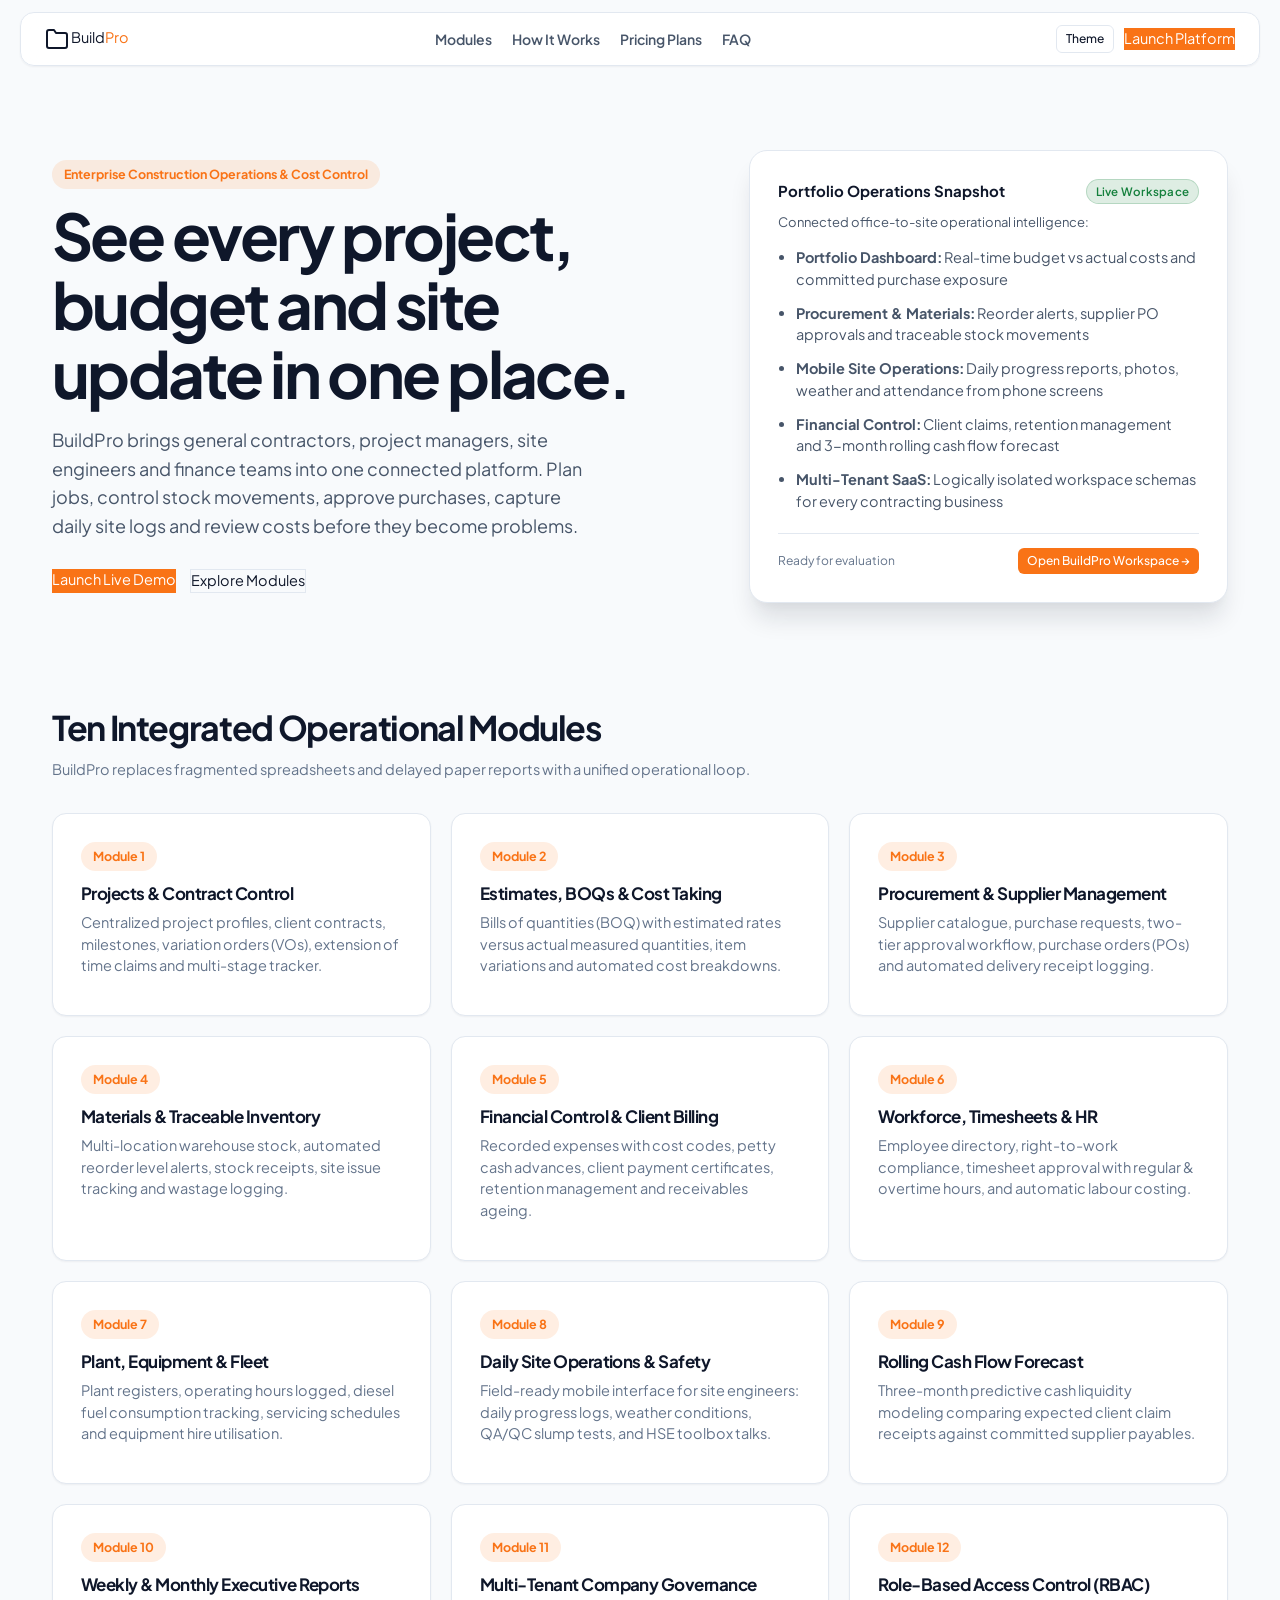
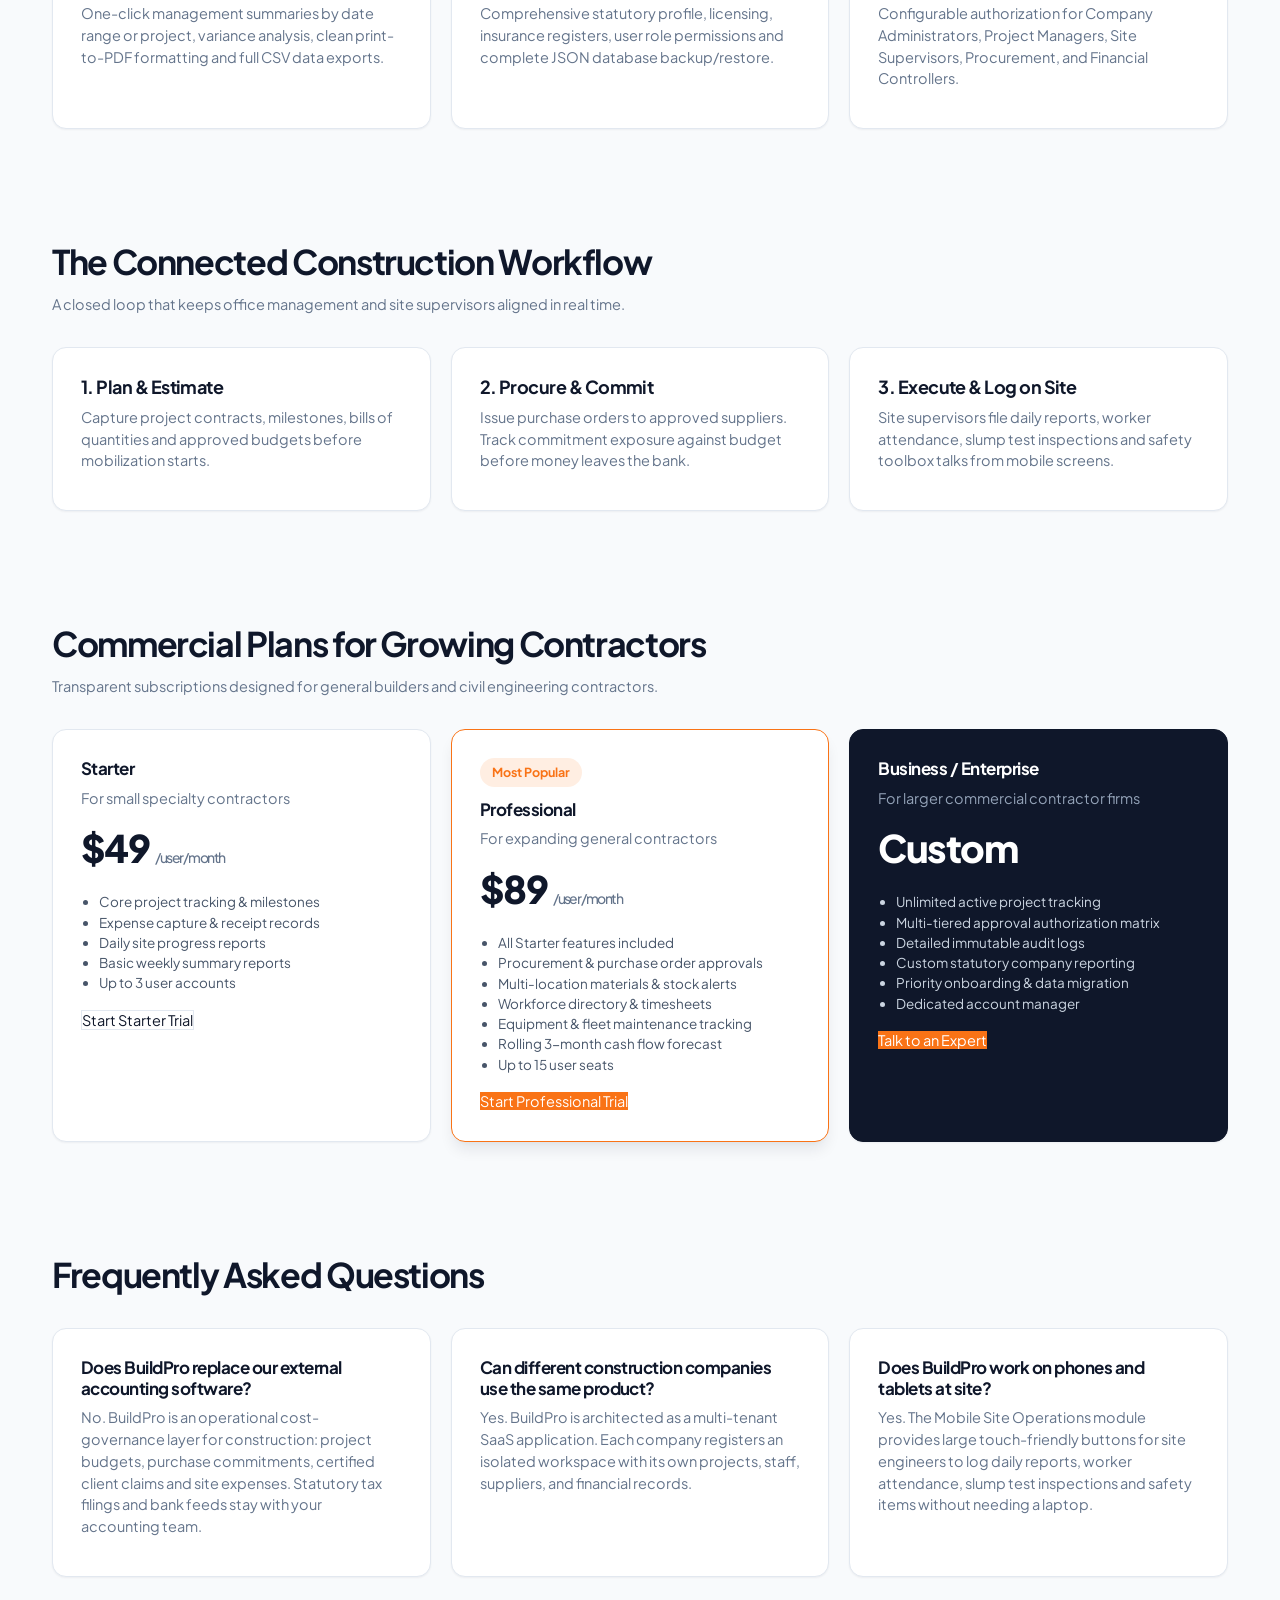
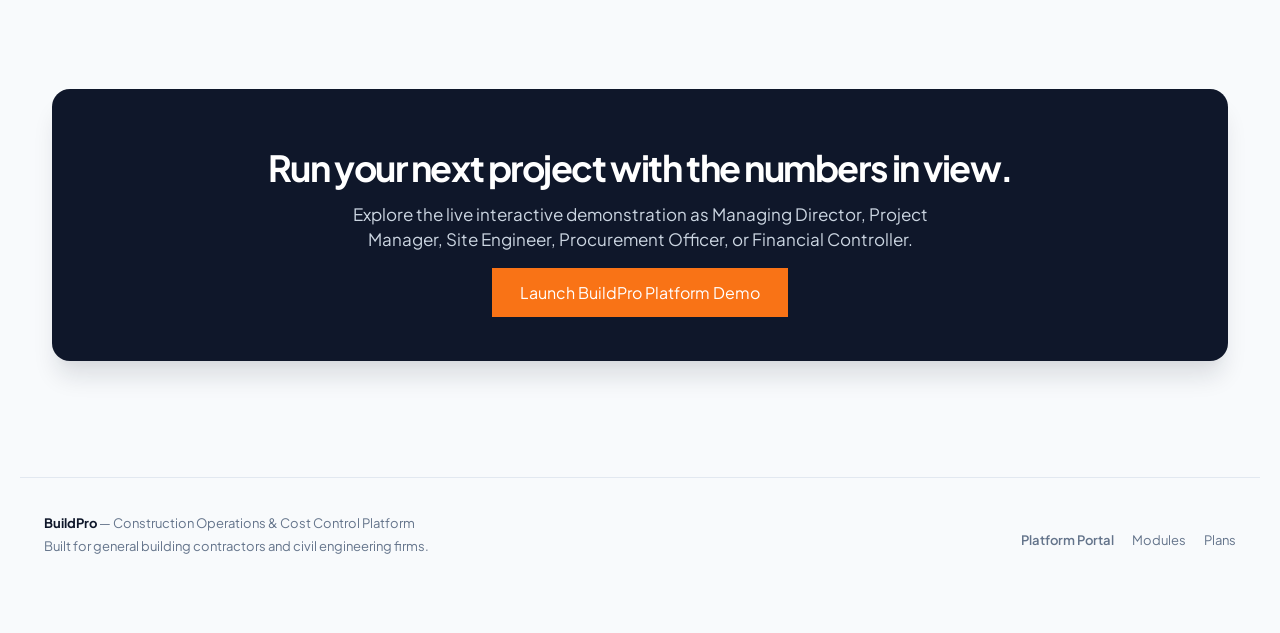
<file: index.html>
<!DOCTYPE html>
<html lang="en">
<head>
  <meta charset="utf-8">
  <meta name="viewport" content="width=device-width, initial-scale=1, viewport-fit=cover">
  <title>BuildPro – Enterprise Construction Management System</title>
  <meta name="description" content="Centralized multi-company construction management platform. Control budgets, track materials, coordinate teams, manage equipment and capture daily site reports in one place.">
  <link rel="stylesheet" href="assets/css/app.css">
</head>
<body>
  <a class="sr-only" href="#main">Skip to main content</a>

  <!-- Top Marketing Navigation -->
  <header class="site-nav">
    <a class="brand" href="index.html">
      <svg width="24" height="24" viewBox="0 0 24 24" fill="none" stroke="currentColor" stroke-width="2" stroke-linecap="round" stroke-linejoin="round" aria-hidden="true">
        <path d="M22 19a2 2 0 0 1-2 2H4a2 2 0 0 1-2-2V5a2 2 0 0 1 2-2h5l2 3h9a2 2 0 0 1 2 2z"/>
      </svg>
      Build<span>Pro</span>
    </a>
    <nav class="links" aria-label="Primary Navigation">
      <a href="#features">Modules</a>
      <a href="#workflow">How It Works</a>
      <a href="#pricing">Pricing Plans</a>
      <a href="#faq">FAQ</a>
    </nav>
    <div style="display:flex;align-items:center;gap:10px">
      <button class="btn-sm btn-secondary" type="button" onclick="var d=document.documentElement;d.dataset.theme=d.dataset.theme=='dark'?'light':'dark'" title="Toggle color scheme">
        Theme
      </button>
      <a class="btn-primary" href="app.html">Launch Platform</a>
    </div>
  </header>

  <main id="main">
    <!-- Hero Section -->
    <section class="hero">
      <div>
        <div class="badge">Enterprise Construction Operations &amp; Cost Control</div>
        <h1>See every project, budget and site update in one place.</h1>
        <p>BuildPro brings general contractors, project managers, site engineers and finance teams into one connected platform. Plan jobs, control stock movements, approve purchases, capture daily site logs and review costs before they become problems.</p>
        <div class="hero-actions">
          <a class="btn-primary" href="app.html">Launch Live Demo</a>
          <a class="btn-secondary" href="#features">Explore Modules</a>
        </div>
      </div>

      <!-- Live Interactive System Snapshot -->
      <aside class="hero-panel" aria-label="BuildPro Platform Capabilities">
        <div class="row" style="margin-bottom:8px">
          <strong style="font-size:15px">Portfolio Operations Snapshot</strong>
          <span class="tag ok">Live Workspace</span>
        </div>
        <p class="muted" style="font-size:13px;margin-bottom:14px">Connected office-to-site operational intelligence:</p>
        <ul style="padding-left:18px">
          <li><b>Portfolio Dashboard:</b> Real-time budget vs actual costs and committed purchase exposure</li>
          <li><b>Procurement &amp; Materials:</b> Reorder alerts, supplier PO approvals and traceable stock movements</li>
          <li><b>Mobile Site Operations:</b> Daily progress reports, photos, weather and attendance from phone screens</li>
          <li><b>Financial Control:</b> Client claims, retention management and 3-month rolling cash flow forecast</li>
          <li><b>Multi-Tenant SaaS:</b> Logically isolated workspace schemas for every contracting business</li>
        </ul>
        <div style="margin-top:20px;padding-top:14px;border-top:1px solid var(--color-border);display:flex;justify-content:space-between;align-items:center">
          <small class="muted">Ready for evaluation</small>
          <a class="btn-sm btn-primary" href="app.html">Open BuildPro Workspace →</a>
        </div>
      </aside>
    </section>

    <!-- Core Operational Modules Grid -->
    <section class="section" id="features">
      <h2>Ten Integrated Operational Modules</h2>
      <p class="muted">BuildPro replaces fragmented spreadsheets and delayed paper reports with a unified operational loop.</p>

      <div class="feature-grid">
        <article class="feature-card">
          <span class="badge">Module 1</span>
          <h3>Projects &amp; Contract Control</h3>
          <p class="muted">Centralized project profiles, client contracts, milestones, variation orders (VOs), extension of time claims and multi-stage tracker.</p>
        </article>

        <article class="feature-card">
          <span class="badge">Module 2</span>
          <h3>Estimates, BOQs &amp; Cost Taking</h3>
          <p class="muted">Bills of quantities (BOQ) with estimated rates versus actual measured quantities, item variations and automated cost breakdowns.</p>
        </article>

        <article class="feature-card">
          <span class="badge">Module 3</span>
          <h3>Procurement &amp; Supplier Management</h3>
          <p class="muted">Supplier catalogue, purchase requests, two-tier approval workflow, purchase orders (POs) and automated delivery receipt logging.</p>
        </article>

        <article class="feature-card">
          <span class="badge">Module 4</span>
          <h3>Materials &amp; Traceable Inventory</h3>
          <p class="muted">Multi-location warehouse stock, automated reorder level alerts, stock receipts, site issue tracking and wastage logging.</p>
        </article>

        <article class="feature-card">
          <span class="badge">Module 5</span>
          <h3>Financial Control &amp; Client Billing</h3>
          <p class="muted">Recorded expenses with cost codes, petty cash advances, client payment certificates, retention management and receivables ageing.</p>
        </article>

        <article class="feature-card">
          <span class="badge">Module 6</span>
          <h3>Workforce, Timesheets &amp; HR</h3>
          <p class="muted">Employee directory, right-to-work compliance, timesheet approval with regular &amp; overtime hours, and automatic labour costing.</p>
        </article>

        <article class="feature-card">
          <span class="badge">Module 7</span>
          <h3>Plant, Equipment &amp; Fleet</h3>
          <p class="muted">Plant registers, operating hours logged, diesel fuel consumption tracking, servicing schedules and equipment hire utilisation.</p>
        </article>

        <article class="feature-card">
          <span class="badge">Module 8</span>
          <h3>Daily Site Operations &amp; Safety</h3>
          <p class="muted">Field-ready mobile interface for site engineers: daily progress logs, weather conditions, QA/QC slump tests, and HSE toolbox talks.</p>
        </article>

        <article class="feature-card">
          <span class="badge">Module 9</span>
          <h3>Rolling Cash Flow Forecast</h3>
          <p class="muted">Three-month predictive cash liquidity modeling comparing expected client claim receipts against committed supplier payables.</p>
        </article>

        <article class="feature-card">
          <span class="badge">Module 10</span>
          <h3>Weekly &amp; Monthly Executive Reports</h3>
          <p class="muted">One-click management summaries by date range or project, variance analysis, clean print-to-PDF formatting and full CSV data exports.</p>
        </article>

        <article class="feature-card">
          <span class="badge">Module 11</span>
          <h3>Multi-Tenant Company Governance</h3>
          <p class="muted">Comprehensive statutory profile, licensing, insurance registers, user role permissions and complete JSON database backup/restore.</p>
        </article>

        <article class="feature-card">
          <span class="badge">Module 12</span>
          <h3>Role-Based Access Control (RBAC)</h3>
          <p class="muted">Configurable authorization for Company Administrators, Project Managers, Site Supervisors, Procurement, and Financial Controllers.</p>
        </article>
      </div>
    </section>

    <!-- Operational Workflow Section -->
    <section class="section" id="workflow">
      <h2>The Connected Construction Workflow</h2>
      <p class="muted">A closed loop that keeps office management and site supervisors aligned in real time.</p>

      <div class="feature-grid">
        <article class="feature-card">
          <h4 style="font-size:18px;margin-bottom:8px">1. Plan &amp; Estimate</h4>
          <p class="muted">Capture project contracts, milestones, bills of quantities and approved budgets before mobilization starts.</p>
        </article>
        <article class="feature-card">
          <h4 style="font-size:18px;margin-bottom:8px">2. Procure &amp; Commit</h4>
          <p class="muted">Issue purchase orders to approved suppliers. Track commitment exposure against budget before money leaves the bank.</p>
        </article>
        <article class="feature-card">
          <h4 style="font-size:18px;margin-bottom:8px">3. Execute &amp; Log on Site</h4>
          <p class="muted">Site supervisors file daily reports, worker attendance, slump test inspections and safety toolbox talks from mobile screens.</p>
        </article>
      </div>
    </section>

    <!-- Pricing Plans Section -->
    <section class="section" id="pricing">
      <h2>Commercial Plans for Growing Contractors</h2>
      <p class="muted">Transparent subscriptions designed for general builders and civil engineering contractors.</p>

      <div class="price-grid">
        <article class="price-card">
          <h3>Starter</h3>
          <p class="muted">For small specialty contractors</p>
          <p class="price">$49 <small>/ user / month</small></p>
          <ul style="padding-left:18px;margin:16px 0;font-size:13.5px;color:var(--color-text-secondary)">
            <li>Core project tracking &amp; milestones</li>
            <li>Expense capture &amp; receipt records</li>
            <li>Daily site progress reports</li>
            <li>Basic weekly summary reports</li>
            <li>Up to 3 user accounts</li>
          </ul>
          <a class="btn-secondary" style="width:100%;justify-content:center" href="app.html">Start Starter Trial</a>
        </article>

        <article class="price-card featured">
          <div class="badge">Most Popular</div>
          <h3>Professional</h3>
          <p class="muted">For expanding general contractors</p>
          <p class="price">$89 <small>/ user / month</small></p>
          <ul style="padding-left:18px;margin:16px 0;font-size:13.5px;color:var(--color-text-secondary)">
            <li>All Starter features included</li>
            <li>Procurement &amp; purchase order approvals</li>
            <li>Multi-location materials &amp; stock alerts</li>
            <li>Workforce directory &amp; timesheets</li>
            <li>Equipment &amp; fleet maintenance tracking</li>
            <li>Rolling 3-month cash flow forecast</li>
            <li>Up to 15 user seats</li>
          </ul>
          <a class="btn-primary" style="width:100%;justify-content:center" href="app.html">Start Professional Trial</a>
        </article>

        <article class="price-card" style="background:var(--color-navy);color:#ffffff;border-color:var(--color-navy)">
          <h3 style="color:#ffffff">Business / Enterprise</h3>
          <p style="color:#94a3b8">For larger commercial contractor firms</p>
          <p class="price" style="color:#ffffff">Custom</p>
          <ul style="padding-left:18px;margin:16px 0;font-size:13.5px;color:#cbd5e1">
            <li>Unlimited active project tracking</li>
            <li>Multi-tiered approval authorization matrix</li>
            <li>Detailed immutable audit logs</li>
            <li>Custom statutory company reporting</li>
            <li>Priority onboarding &amp; data migration</li>
            <li>Dedicated account manager</li>
          </ul>
          <a class="btn-primary" style="width:100%;justify-content:center" href="app.html">Talk to an Expert</a>
        </article>
      </div>
    </section>

    <!-- FAQ Section -->
    <section class="section" id="faq">
      <h2>Frequently Asked Questions</h2>
      <div class="faq-grid">
        <article class="faq-item">
          <h3>Does BuildPro replace our external accounting software?</h3>
          <p class="muted">No. BuildPro is an operational cost-governance layer for construction: project budgets, purchase commitments, certified client claims and site expenses. Statutory tax filings and bank feeds stay with your accounting team.</p>
        </article>
        <article class="faq-item">
          <h3>Can different construction companies use the same product?</h3>
          <p class="muted">Yes. BuildPro is architected as a multi-tenant SaaS application. Each company registers an isolated workspace with its own projects, staff, suppliers, and financial records.</p>
        </article>
        <article class="faq-item">
          <h3>Does BuildPro work on phones and tablets at site?</h3>
          <p class="muted">Yes. The Mobile Site Operations module provides large touch-friendly buttons for site engineers to log daily reports, worker attendance, slump test inspections and safety items without needing a laptop.</p>
        </article>
      </div>
    </section>

    <!-- Final Call to Action -->
    <section class="section">
      <div class="final-cta">
        <h2>Run your next project with the numbers in view.</h2>
        <p>Explore the live interactive demonstration as Managing Director, Project Manager, Site Engineer, Procurement Officer, or Financial Controller.</p>
        <a class="btn-primary" style="font-size:16px;padding:14px 28px" href="app.html">Launch BuildPro Platform Demo</a>
      </div>
    </section>
  </main>

  <footer class="site-footer">
    <div class="row">
      <div>
        <strong style="color:var(--color-text)">BuildPro</strong> — Construction Operations &amp; Cost Control Platform
        <p class="muted" style="margin-top:4px">Built for general building contractors and civil engineering firms.</p>
      </div>
      <div>
        <a href="app.html" style="margin-right:16px;font-weight:600">Platform Portal</a>
        <a href="#features" style="margin-right:16px;color:var(--color-muted)">Modules</a>
        <a href="#pricing" style="color:var(--color-muted)">Plans</a>
      </div>
    </div>
  </footer>
</body>
</html>
</file>
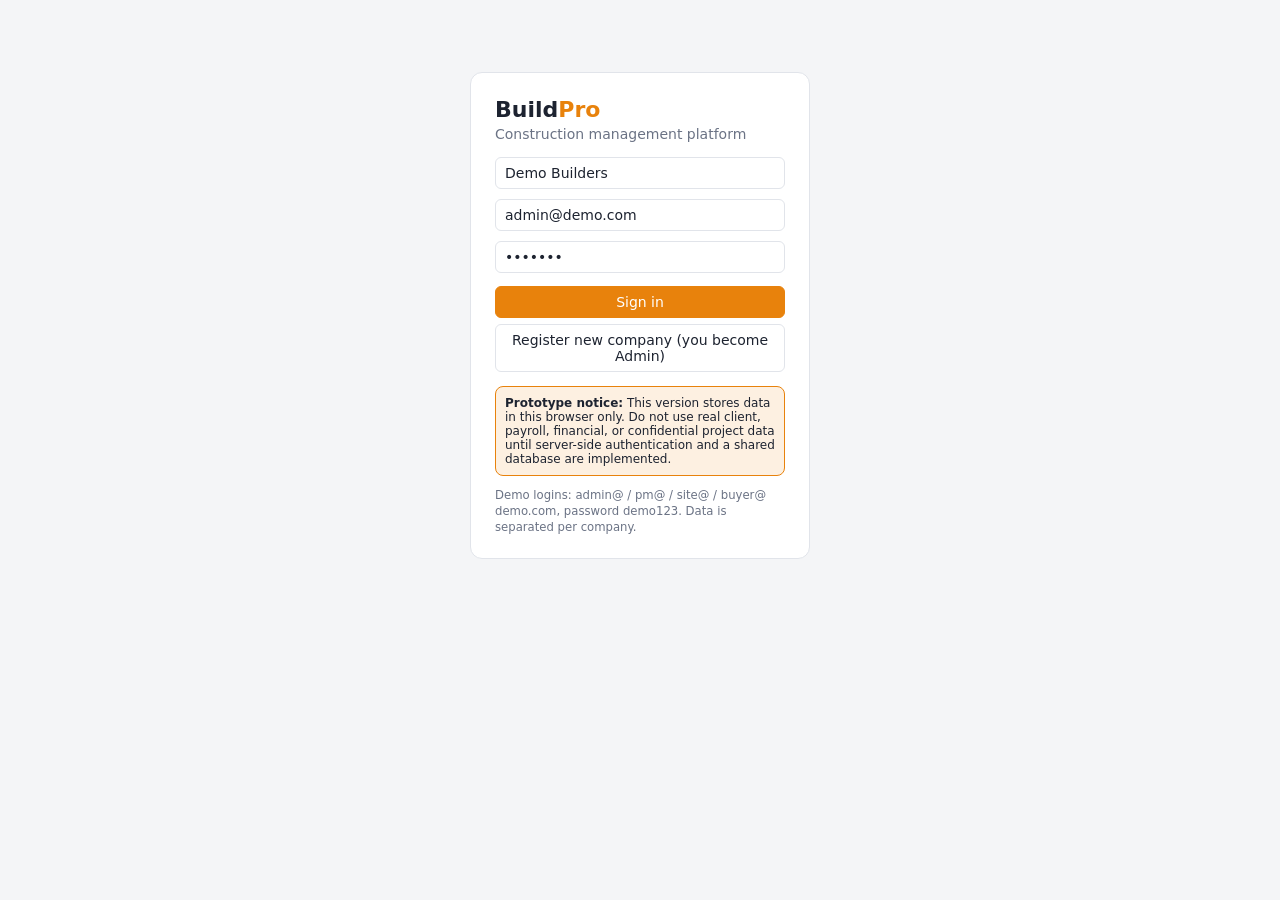
<file: BuildPro_Construction_Management_Expanded (2).html>
<!DOCTYPE html><html lang="en"><head><meta charset="utf-8"><meta name="viewport" content="width=device-width,initial-scale=1,viewport-fit=cover"><title>BuildPro – Construction Management</title>
<style>
:root{--bg:#f4f5f7;--card:#fff;--tx:#1d2330;--mu:#6b7385;--ac:#e8820c;--bd:#e1e4ea;--ok:#2e9e5b;--bad:#d64545;box-sizing:border-box;padding-top:env(safe-area-inset-top,0px);padding-bottom:env(safe-area-inset-bottom,0px)}
@media(prefers-color-scheme:dark){:root:not([data-theme="light"]){--bg:#14171d;--card:#1d222b;--tx:#e8eaef;--mu:#9aa2b3;--bd:#2d3441}}
*{box-sizing:border-box}body{margin:0;background:var(--bg);color:var(--tx);font:14px system-ui,sans-serif}
button,input,select,textarea{font:inherit;color:var(--tx);background:var(--card);border:1px solid var(--bd);border-radius:6px;padding:7px 9px}
button{cursor:pointer}button.p{background:var(--ac);border-color:var(--ac);color:#fff}button.s{padding:3px 7px;font-size:12px}
button:hover{filter:brightness(.96)}button:focus-visible,input:focus-visible,select:focus-visible,textarea:focus-visible{outline:3px solid rgba(232,130,12,.35);outline-offset:1px}
#login{max-width:340px;margin:8vh auto;background:var(--card);padding:24px;border-radius:12px;border:1px solid var(--bd)}
#login input{width:100%;margin:5px 0}h1{font-size:22px;margin:0 0 4px}h1 b{color:var(--ac)}
#app{display:none;min-height:100vh}nav{background:#1b2230;color:#fff;padding:10px;display:flex;gap:4px;overflow-x:auto;align-items:center}
nav button{background:none;border:0;color:#b9c0d0;white-space:nowrap}nav button.on{background:var(--ac);color:#fff}nav span{margin-left:auto;white-space:nowrap;font-size:12px;color:#b9c0d0}
main{padding:14px;max-width:1100px;margin:auto}.g{display:grid;grid-template-columns:repeat(auto-fit,minmax(150px,1fr));gap:10px;margin-bottom:14px}
.k{background:var(--card);border:1px solid var(--bd);border-radius:10px;padding:12px}.k b{font-size:22px;display:block}.k small{color:var(--mu)}
.c{background:var(--card);border:1px solid var(--bd);border-radius:10px;padding:12px;margin-bottom:14px}
.t{overflow-x:auto}table{border-collapse:collapse;width:100%}th,td{text-align:left;padding:7px 8px;border-bottom:1px solid var(--bd);white-space:nowrap}th{color:var(--mu);font-weight:600;font-size:12px}
td.w{white-space:normal;min-width:180px}.bar{height:8px;background:var(--bd);border-radius:4px;overflow:hidden;min-width:80px}.bar i{display:block;height:100%;background:var(--ok)}.bar i.o{background:var(--bad)}
.tag{padding:2px 8px;border-radius:10px;background:var(--bd);font-size:12px}.bad{color:var(--bad);font-weight:600}
dialog{border:1px solid var(--bd);border-radius:12px;background:var(--card);color:var(--tx);max-width:420px;width:92%}dialog label{display:block;margin:6px 0;font-size:12px;color:var(--mu)}dialog input,dialog select,dialog textarea{width:100%}
.row{display:flex;justify-content:space-between;align-items:center;gap:8px;margin-bottom:10px;flex-wrap:wrap}h2{margin:0;font-size:18px}
:root[data-theme="dark"]{--bg:#14171d;--card:#1d222b;--tx:#e8eaef;--mu:#9aa2b3;--bd:#2d3441}
nav{background:linear-gradient(90deg,#161c2a,#242f48)!important;position:sticky;top:0;z-index:5}
.k{transition:transform .15s,box-shadow .15s}.k:hover{transform:translateY(-2px);box-shadow:0 6px 16px rgba(0,0,0,.12)}.c,.k{box-shadow:0 1px 3px rgba(0,0,0,.05)}tr:hover td{background:rgba(232,130,12,.06)}
.tag.ok{background:rgba(46,158,91,.18);color:var(--ok)}.tag.no{background:rgba(214,69,69,.18);color:var(--bad)}.tag.wa{background:rgba(232,130,12,.2);color:var(--ac)}
.hero{background:linear-gradient(120deg,#1b2230,#e8820c);color:#fff;border-radius:14px;padding:18px 20px;margin-bottom:14px;display:flex;justify-content:space-between;align-items:center;gap:12px;flex-wrap:wrap}.hero h2{margin:0 0 4px}.hero button{background:rgba(255,255,255,.18);border-color:rgba(255,255,255,.3);color:#fff}
.g2{display:grid;grid-template-columns:repeat(auto-fit,minmax(280px,1fr));gap:12px}
.toast{position:fixed;bottom:calc(20px + env(safe-area-inset-bottom,0px));left:50%;transform:translateX(-50%);background:#1b2230;color:#fff;padding:10px 18px;border-radius:20px;z-index:99}
dialog::backdrop{background:rgba(0,0,0,.45)}
@media print{nav,.np{display:none!important}}

@media(max-width:680px){main{padding:10px}.hero{padding:14px}.g{grid-template-columns:repeat(2,minmax(0,1fr))}.k{padding:10px}.k b{font-size:19px}nav{gap:2px;padding:8px}nav select{max-width:135px;font-size:12px;padding:6px}.row>span{display:flex;gap:5px;flex-wrap:wrap}.row input,.row select{max-width:100%}button{min-height:36px}.c{padding:10px}.mobile-actions{display:grid!important;grid-template-columns:repeat(2,minmax(0,1fr));gap:8px}.mobile-actions button{min-height:54px;text-align:left}.metric-grid{grid-template-columns:repeat(2,minmax(0,1fr))!important}.wide-mobile{overflow-x:auto}}
@media(max-width:390px){.g{grid-template-columns:1fr 1fr}.k b{font-size:17px}nav select{max-width:112px}}
.mobile-actions{display:none}.muted{color:var(--mu)}.section-title{display:flex;justify-content:space-between;gap:8px;align-items:center;flex-wrap:wrap;margin-bottom:10px}
.dash-head{display:flex;align-items:flex-end;justify-content:space-between;gap:16px;flex-wrap:wrap;margin:8px 0 20px}.dash-head h2{font-size:26px;letter-spacing:-.5px}.dash-head p{margin:5px 0 0;color:var(--mu)}.dash-tools{display:flex;align-items:center;gap:8px;flex-wrap:wrap}.dash-tools select{min-width:170px}
.dash-stats{display:grid;grid-template-columns:repeat(4,minmax(0,1fr));gap:12px;margin-bottom:16px}.dash-stat{background:var(--card);border:1px solid var(--bd);border-radius:10px;padding:15px;min-width:0}.dash-stat .label{font-size:12px;color:var(--mu);display:block;margin-bottom:8px}.dash-stat strong{font-size:24px;letter-spacing:-.4px;display:block;overflow:hidden;text-overflow:ellipsis}.dash-stat small{display:block;margin-top:5px;color:var(--mu)}
.dash-layout{display:grid;grid-template-columns:minmax(0,1.8fr) minmax(260px,.85fr);gap:14px;align-items:start}.dash-panel{background:var(--card);border:1px solid var(--bd);border-radius:10px;padding:16px;margin-bottom:14px;min-width:0}.dash-panel-head{display:flex;justify-content:space-between;align-items:center;gap:8px;margin-bottom:12px}.dash-panel-head h3{font-size:15px;margin:0}.dash-panel-head small{color:var(--mu)}.dash-projects{width:100%;border-collapse:collapse}.dash-projects th,.dash-projects td{padding:11px 9px;border-bottom:1px solid var(--bd);text-align:left;vertical-align:middle}.dash-projects th{font-size:11px;text-transform:uppercase;letter-spacing:.04em;color:var(--mu)}.dash-project-name{font-weight:650}.dash-project-sub{display:block;font-size:12px;color:var(--mu);margin-top:3px}.dash-progress{min-width:100px}.dash-progress .bar{margin-top:5px;height:6px}.dash-alert{display:flex;align-items:flex-start;justify-content:space-between;gap:10px;padding:10px 0;border-bottom:1px solid var(--bd)}.dash-alert:last-child{border-bottom:0}.dash-alert strong{display:block;font-size:13px}.dash-alert small{color:var(--mu)}.dash-empty{color:var(--mu);padding:12px 0}.dash-next{padding:9px 0;border-bottom:1px solid var(--bd)}.dash-next:last-child{border-bottom:0}.dash-next-date{font-size:11px;color:var(--ac);font-weight:700}.dash-next strong{display:block;margin:2px 0}.dash-next small{color:var(--mu)}
.company-section{background:var(--card);border:1px solid var(--bd);border-radius:10px;padding:16px;margin:12px 0}.company-section summary{cursor:pointer;list-style:none}.company-section summary::-webkit-details-marker{display:none}.company-section summary h3{margin:0;font-size:16px}.company-section summary:after{content:'+';float:right;color:var(--mu);font-size:18px}.company-section[open] summary:after{content:'−'}.company-section>p{margin:6px 0 12px;color:var(--mu);font-size:12px}.company-fields{display:grid;grid-template-columns:repeat(2,minmax(0,1fr));gap:10px 14px}.company-fields label{display:block;color:var(--mu);font-size:12px}.company-fields input,.company-fields select,.company-fields textarea{display:block;width:100%;margin-top:4px}.company-fields .full{grid-column:1/-1}.company-note{border:1px solid var(--ac);background:rgba(232,130,12,.1);border-radius:8px;padding:11px;margin:12px 0;color:var(--tx);font-size:12px}.company-actions{background:var(--bg);padding:10px 0;border-top:1px solid var(--bd);display:flex;justify-content:flex-end;gap:8px}
@media(max-width:850px){.dash-stats{grid-template-columns:repeat(2,minmax(0,1fr))}.dash-layout{grid-template-columns:1fr}}
@media(max-width:600px){.dash-head h2{font-size:22px}.dash-panel{padding:12px}.dash-projects th,.dash-projects td{padding:9px 6px}.dash-hide-mobile{display:none}.dash-stat{padding:12px}.dash-stat strong{font-size:20px}.company-section{padding:12px}.company-fields{grid-template-columns:1fr}.company-fields .full{grid-column:auto}}
</style></head><body>
<div id="login"><h1>Build<b>Pro</b></h1><p style="color:var(--mu);margin:0 0 10px">Construction management platform</p>
<input id="co" placeholder="Company name" value="Demo Builders"><input id="em" placeholder="Email" value="admin@demo.com"><input id="pw" type="password" placeholder="Password" value="demo123">
<button class="p" style="width:100%;margin-top:8px" onclick="login()">Sign in</button>
<button style="width:100%;margin-top:6px" onclick="reg()">Register new company (you become Admin)</button>
<p id="err" class="bad"></p><div style="background:rgba(232,130,12,.12);border:1px solid var(--ac);border-radius:8px;padding:9px;margin:10px 0;font-size:12px"><b>Prototype notice:</b> This version stores data in this browser only. Do not use real client, payroll, financial, or confidential project data until server-side authentication and a shared database are implemented.</div><small style="color:var(--mu)">Demo logins: admin@ / pm@ / site@ / buyer@ demo.com, password demo123. Data is separated per company.</small></div>
<div id="app"><nav id="nav"></nav><main id="main"></main></div><dialog id="dlg"></dialog>
<script>
const $=id=>document.getElementById(id),today=()=>{const d=new Date();return d.getFullYear()+'-'+String(d.getMonth()+1).padStart(2,'0')+'-'+String(d.getDate()).padStart(2,'0')},ST=['Not started','In progress','Done','Blocked'];
const M={
projects:{t:'Projects',w:['pm'],f:[['name','Name'],['client','Client'],['loc','Location'],['mgr','Project manager'],['value','Contract value','number'],['budget','Budget','number'],['start','Start','date'],['end','End','date'],['status','Status','select',['Planning','Active','On hold','Done']]]},
tasks:{t:'Tasks & Schedule',w:['pm','site'],f:[['name','Task'],['project','Project','ref','projects'],['type','Type','select',['Task','Milestone']],['who','Assigned to'],['dep','Depends on'],['start','Start','date'],['end','Due','date'],['pct','% complete','number'],['status','Status','select',ST]]},
expenses:{t:'Budget & Expenses',w:['pm','buyer'],f:[['date','Date','date'],['project','Project','ref','projects'],['cat','Category','select',['Labour','Materials','Equipment','Subcontract','Permits','Other']],['desc','Description'],['code','Cost code'],['amount','Amount','number'],['status','Approval','select',['Pending','Approved','Rejected']],['receipt','Receipt','file']]},
suppliers:{t:'Suppliers',w:['pm','buyer'],f:[['name','Supplier'],['contact','Contact person'],['phone','Phone'],['cat','Supplies']]},
pos:{t:'Procurement',w:['pm','buyer'],f:[['date','Date','date'],['project','Project','ref','projects'],['supplier','Supplier','ref','suppliers'],['item','Item'],['qty','Qty','number'],['cost','Total cost','number'],['status','Status','select',['Requested','Approved','Ordered','Delivered']]]},
materials:{t:'Materials & Inventory',w:['pm','buyer','site'],f:[['name','Material'],['unit','Unit'],['qty','In stock','number'],['min','Reorder level','number'],['cost','Unit cost','number'],['loc','Location / project']]},
reports:{t:'Daily Site Reports',w:['pm','site'],f:[['date','Date','date'],['project','Project','ref','projects'],['weather','Weather','select',['Sunny','Cloudy','Rain','Wind']],['workers','Workers on site','number'],['equip','Equipment used'],['mats','Materials used'],['photo','Photo','file'],['appr','Supervisor review','select',['Pending','Approved']],['work','Work done','area'],['issues','Issues / safety','area'],['by','Reported by']]},
docs:{t:'Documents',w:['pm','site','buyer'],f:[['title','Title'],['project','Project','ref','projects'],['cat','Category','select',['Contract','Drawing','Permit','Invoice','Photo','Inspection','Other']],['file','File','file'],['rev','Revision'],['date','Date','date']]},
crm:{t:'Clients (CRM)',w:['pm'],f:[['name','Client / prospect'],['contact','Contact'],['phone','Phone'],['stage','Stage','select',['Enquiry','Meeting','Proposal','Won','Lost']],['follow','Follow-up','date'],['notes','Communication history','area']]},
tenders:{t:'Tenders & Bids',w:['pm'],f:[['title','Tender'],['client','Client'],['deadline','Deadline','date'],['value','Submitted price','number'],['cost','Bid cost','number'],['owner','Responsible'],['status','Status','select',['Identified','Preparing','Submitted','Won','Lost']]]},
estimates:{t:'Estimates & Quotes',w:['pm'],f:[['ref','Quote ref'],['client','Client'],['labour','Labour','number'],['materials','Materials','number'],['equip','Equipment','number'],['subcontract','Subcontractors','number'],['markup','Markup %','number'],['status','Status','select',['Draft','Sent','Revised','Approved','Rejected']]]},
boq:{t:'BOQ & Quantities',w:['pm','site'],f:[['project','Project','ref','projects'],['item','Item'],['unit','Unit'],['qty','Estimated qty','number'],['rate','Rate','number'],['measured','Measured qty','number'],['var','Variation note']]},
contracts:{t:'Contracts & Variations',w:['pm'],f:[['ref','Ref'],['project','Project','ref','projects'],['party','Client / subcontractor'],['type','Type','select',['Client contract','Subcontract','Variation order','Claim / EOT','Notice']],['value','Value','number'],['due','Deadline / expiry','date'],['status','Status','select',['Draft','Submitted','Approved','Rejected']]]},
invoices:{t:'Client Billing',w:['pm'],f:[['number','Invoice #'],['project','Project','ref','projects'],['date','Date','date'],['due','Due','date'],['amount','Amount','number'],['retention','Retention held','number'],['paid','Paid','number'],['cert','Payment certificate']]},
pettycash:{t:'Petty Cash',w:['pm','site','buyer'],f:[['date','Date','date'],['project','Project','ref','projects'],['type','Type','select',['Advance','Expense']],['desc','Description'],['amount','Amount','number'],['status','Status','select',['Pending','Approved','Reconciled']]]},
workers:{t:'Workforce',w:['pm'],f:[['name','Name'],['trade','Trade'],['project','Project','ref','projects'],['rate','Daily rate','number'],['phone','Phone']]},
attendance:{t:'Attendance',w:['pm','site'],f:[['date','Date','date'],['worker','Worker','ref','workers'],['project','Project','ref','projects'],['hours','Hours','number'],['ot','Overtime hrs','number']]},
employees:{t:'Employee Directory',w:['pm'],f:[['employeeNo','Employee ID'],['name','Full legal name'],['preferredName','Preferred name'],['dateOfBirth','Date of birth','date'],['idType','Government ID type'],['nationalId','Government ID / national ID number'],['nationalIdExpiry','Government ID expiry','date'],['citizenship','Citizenship / nationality'],['workAuthorization','Right-to-work / permit status'],['workAuthorizationExpiry','Work permit expiry','date'],['email','Work email','email'],['personalEmail','Personal email','email'],['phone','Mobile / phone','tel'],['emergencyName','Emergency contact'],['emergencyRelationship','Emergency contact relationship'],['emergencyPhone','Emergency contact phone','tel'],['address','Home address','area'],['employmentType','Employment type','select',['Permanent','Fixed-term','Casual','Apprentice','Temporary','Intern']],['department','Department'],['trade','Trade / speciality'],['jobTitle','Job title'],['supervisor','Line manager'],['startDate','Start date','date'],['endDate','End date','date'],['project','Primary project','ref','projects'],['site','Primary site'],['rate','Base hourly rate','number'],['currency','Pay currency'],['status','Employment status','select',['Onboarding','Active','On leave','Suspended','Terminated','Archived']]]},
recruitment:{t:'Recruitment & Onboarding',w:['pm'],f:[['name','Candidate name'],['role','Role applied for'],['trade','Trade / speciality'],['email','Email','email'],['phone','Phone','tel'],['source','Source'],['applied','Application date','date'],['interview','Interview date','date'],['stage','Recruitment stage','select',['Applied','Screening','Interview','Offer','Hired','Rejected','Withdrawn']],['onboarding','Onboarding status','select',['Not started','In progress','Complete','Not required']],['startDate','Planned start date','date'],['notes','Notes / onboarding checklist','area']]},
allocations:{t:'Project & Site Allocation',w:['pm','site'],f:[['employee','Employee','ref','employees'],['project','Project','ref','projects'],['site','Site / work area'],['role','Assignment / site role'],['allocationPct','Allocation %','number'],['start','From','date'],['end','To','date'],['status','Status','select',['Planned','Active','Complete','Cancelled']],['notes','Notes','area']]},
timesheets:{t:'Attendance & Timesheets',w:['pm','site'],f:[['employee','Employee','ref','employees'],['project','Project','ref','projects'],['site','Site / work area'],['date','Work date','date'],['startTime','Start time','time'],['endTime','End time','time'],['hours','Regular hours','number'],['overtime','Overtime hours','number'],['breakHours','Unpaid break hours','number'],['task','Work performed / cost code'],['status','Approval status','select',['Draft','Submitted','Approved','Rejected']],['approvedBy','Approved by'],['notes','Notes','area']]},
leave:{t:'Leave & Absence',w:['pm','site'],f:[['employee','Employee','ref','employees'],['type','Leave type','select',['Annual leave','Sick leave','Unpaid leave','Family / parental','Bereavement','Training','Other']],['start','From','date'],['end','To','date'],['days','Working days','number'],['status','Status','select',['Requested','Approved','Rejected','Taken','Cancelled']],['approver','Approver'],['notes','Notes','area']]},
compensation:{t:'Compensation & Labour Costs',w:['pm'],f:[['employee','Employee','ref','employees'],['effective','Effective from','date'],['payType','Pay basis','select',['Hourly','Daily','Weekly','Monthly','Annual']],['baseRate','Base rate / salary','number'],['overtimeRate','Overtime rate','number'],['allowance','Allowances','number'],['currency','Currency'],['payrollId','Payroll reference'],['taxReference','Tax reference'],['pensionReference','Pension / social security reference'],['paymentMethod','Payment method','select',['Bank transfer','Cash','Cheque','Other']],['bankName','Bank name'],['accountName','Account holder name'],['accountNumber','Account number'],['bankBranch','Branch / routing information'],['costCode','Labour cost code'],['reviewDate','Next review date','date'],['notes','Notes','area']]},
skills:{t:'Skills & Training',w:['pm','site'],f:[['employee','Employee','ref','employees'],['type','Record type','select',['Skill','Training','Certification','Licence','Induction']],['title','Skill / course / certificate'],['issuer','Provider / issuing body'],['level','Level / result'],['completed','Completed / issued','date'],['expires','Expires','date'],['status','Status','select',['Current','Due soon','Expired','In progress']],['evidence','Evidence reference']]},
employeeDocs:{t:'Employee Documents',w:['pm'],f:[['employee','Employee','ref','employees'],['category','Document type','select',['Employment contract','Identity','Right to work','Qualification','Licence','Medical / fitness','Insurance','Policy acknowledgement','Other']],['title','Document title'],['reference','Document reference / file name'],['issueDate','Issue date','date'],['expiryDate','Expiry date','date'],['status','Status','select',['Current','Due soon','Expired','Superseded']],['notes','Notes','area']]},
performance:{t:'Performance & Reviews',w:['pm'],f:[['employee','Employee','ref','employees'],['period','Review period'],['reviewDate','Review date','date'],['reviewer','Reviewer'],['rating','Rating','select',['Outstanding','Exceeds expectations','Meets expectations','Needs improvement','Unsatisfactory']],['strengths','Achievements / strengths','area'],['development','Development areas','area'],['goals','Goals / actions','area'],['nextReview','Next review date','date']]},
assets:{t:'Assets & PPE Issued',w:['pm','site'],f:[['employee','Employee','ref','employees'],['asset','Asset / PPE item'],['category','Category','select',['PPE','Tools','Device','Vehicle','Access card','Uniform','Other']],['serial','Serial / asset number'],['issued','Date issued','date'],['expectedReturn','Expected return','date'],['returned','Date returned','date'],['condition','Condition','select',['New','Good','Fair','Damaged','Not returned']],['status','Status','select',['Issued','Returned','Lost','Damaged']],['notes','Notes','area']]},
offboarding:{t:'Offboarding & Exit Records',w:['pm'],f:[['employee','Employee','ref','employees'],['noticeDate','Notice received','date'],['lastWorkingDate','Last working day','date'],['reason','Exit reason','select',['Resignation','End of contract','Redundancy','Dismissal','Retirement','Other']],['exitInterview','Exit interview notes','area'],['propertyReturned','Company property returned','select',['Pending','Complete','Not applicable']],['accessRevoked','System / site access revoked','select',['Pending','Complete','Not applicable']],['finalPay','Final pay / settlement status','select',['Pending','In progress','Complete','Not applicable']],['status','Offboarding status','select',['In progress','Complete']]]},
subs:{t:'Subcontractors',w:['pm'],f:[['name','Subcontractor'],['trade','Trade'],['project','Project','ref','projects'],['scope','Scope'],['value','Contract value','number'],['claimed','Claimed','number'],['paid','Paid','number'],['status','Status','select',['Active','Completed','Suspended']]]},
equipment:{t:'Equipment & Fleet',w:['pm','site'],f:[['name','Equipment'],['project','Project','ref','projects'],['hours','Hours used','number'],['fuel','Fuel (L)','number'],['service','Next service','date'],['status','Status','select',['Working','Down','Hired out']]]},
qaqc:{t:'Quality (QA/QC)',w:['pm','site'],f:[['date','Date','date'],['project','Project','ref','projects'],['insp','Inspection'],['result','Result','select',['Pass','Conditional','Fail']],['action','Corrective action'],['status','Status','select',['Open','Closed']]]},
hse:{t:'Health & Safety',w:['pm','site'],f:[['date','Date','date'],['project','Project','ref','projects'],['type','Type','select',['Inspection','Toolbox talk','Incident','Near miss','Hazard / risk','PPE check']],['desc','Details','area'],['action','Corrective action'],['status','Status','select',['Open','Closed']]]},
rfis:{t:'RFIs & Submittals',w:['pm','site'],f:[['ref','Ref'],['project','Project','ref','projects'],['subject','Subject'],['type','Type','select',['RFI','Submittal']],['due','Response due','date'],['status','Status','select',['Open','Answered','Closed']],['resp','Response','area']]},
snags:{t:'Snags & Handover',w:['pm','site'],f:[['project','Project','ref','projects'],['loc','Location'],['defect','Defect'],['who','Responsible'],['target','Target date','date'],['status','Status','select',['Open','Fixed','Verified']]]},
comments:{t:'Activity & Comments',w:['pm','site','buyer'],f:[['date','Date','date'],['project','Project','ref','projects'],['by','By'],['msg','Message','area']]}};
const ROLES={admin:'Admin',pm:'Project manager',site:'Site engineer',buyer:'Procurement',viewer:'Viewer'};
const EMPLOYEE_PAGES={employees:['admin','pm'],recruitment:['admin','pm'],allocations:['admin','pm','site'],timesheets:['admin','pm','site'],leave:['admin','pm','site'],compensation:['admin','pm'],skills:['admin','pm','site'],employeeDocs:['admin','pm'],performance:['admin','pm'],assets:['admin','pm','site'],employeeReports:['admin','pm'],offboarding:['admin','pm']};
let DB=load(),U=null,C=null,view='dash';
function esc(v){return String(v??'').replace(/[&<>"']/g,c=>({'&':'&amp;','<':'&lt;','>':'&gt;','"':'&quot;',"'":'&#39;'}[c]))}
const jsarg=v=>JSON.stringify(String(v??'')).replace(/&/g,'&amp;').replace(/"/g,'&quot;').replace(/</g,'&lt;').replace(/>/g,'&gt;');
const csvCell=v=>{let s=String(v??'');if(typeof v=='string'&&/^[\t\r\n ]*[=+\-@]/.test(s))s="'"+s;return'"'+s.replace(/"/g,'""')+'"';};
function load(){try{const d=JSON.parse(localStorage.getItem('bp2'));if(d)return d}catch(e){}
const p1='p1',d={projects:[{id:p1,name:'Riverside Apartments',client:'Zim Homes',budget:500000,start:'2026-08-01',end:'2027-03-30',status:'Active'}],tasks:[{id:'t1',name:'Foundations',project:p1,type:'Task',who:'Tendai',start:'2026-08-05',end:'2026-09-20',pct:100,status:'Done'},{id:'t2',name:'Ground floor slab',project:p1,type:'Task',who:'Farai',start:'2026-09-21',end:'2026-10-05',pct:60,status:'In progress'},{id:'t3',name:'Roof complete',project:p1,type:'Milestone',who:'Tendai',start:'2026-12-01',end:'2026-12-15',pct:0,status:'Not started'}],expenses:[{id:'e1',date:'2026-09-10',project:p1,cat:'Materials',desc:'Cement & steel',amount:120000},{id:'e2',date:'2026-10-08',project:p1,cat:'Labour',desc:'Weekly wages',amount:18000}],suppliers:[{id:'s1',name:'BuildMart',contact:'Chipo',phone:'+263 77 000 0000',cat:'Cement, bricks'}],pos:[{id:'o1',date:'2026-10-09',project:p1,supplier:'s1',item:'Cement 50kg',qty:400,cost:6000,status:'Ordered'}],materials:[{id:'m1',name:'Cement 50kg',unit:'bags',qty:35,min:100,cost:15,loc:'Site store'},{id:'m2',name:'Steel Y12',unit:'lengths',qty:300,min:100,cost:9,loc:'Site store'}],reports:[{id:'r1',date:'2026-10-13',project:p1,weather:'Sunny',workers:24,work:'Slab shuttering',issues:'None',by:'Farai'}],docs:[]};
const us=[['admin','admin'],['pm','pm'],['site','site'],['buyer','buyer']].map(([a,r])=>({email:a+'@demo.com',pw:'demo123',role:r}));
Object.assign(d,{crm:[{id:'c1',name:'Zim Homes',contact:'Mr Moyo',phone:'+263 77 111 2222',stage:'Won',follow:'2026-10-20',notes:'Phase 2 enquiry'}],tenders:[{id:'td1',title:'School block tender',client:'Ministry of Education',deadline:'2026-10-25',value:850000,cost:2000,owner:'Tendai',status:'Preparing'}],boq:[{id:'b1',project:p1,item:'Concrete C25',unit:'m3',qty:120,rate:140,measured:75,var:''},{id:'b2',project:p1,item:'Brickwork',unit:'m2',qty:800,rate:22,measured:0,var:''}],contracts:[{id:'k1',ref:'C-001',project:p1,party:'Zim Homes',type:'Client contract',value:620000,due:'2027-03-30',status:'Approved'}],invoices:[{id:'v1',number:'INV-001',project:p1,date:'2026-09-30',due:'2026-10-10',amount:150000,retention:7500,paid:100000,cert:'PC-1'}],workers:[{id:'w1',name:'Tendai Moyo',trade:'Foreman',project:p1,rate:30,phone:''}],subs:[{id:'u1',name:'ElectroPro',trade:'Electrical',project:p1,scope:'First fix',value:40000,claimed:15000,paid:10000,status:'Active'}],equipment:[{id:'q1',name:'Excavator CAT 320',project:p1,hours:240,fuel:900,service:'2026-10-18',status:'Working'}],rfis:[{id:'f1',ref:'RFI-01',project:p1,subject:'Slab thickness at stairs',type:'RFI',due:'2026-10-10',status:'Open',resp:''}],hse:[{id:'h1',date:'2026-10-12',project:p1,type:'Toolbox talk',desc:'Working at height',action:'',status:'Closed'}],snags:[{id:'n1',project:p1,loc:'Block A',defect:'Cracked tile',who:'Farai',target:'2026-10-10',status:'Open'}]});return{cos:{'demo builders':{name:'Demo Builders',users:us,data:d}}}}
function save(){try{localStorage.setItem('bp2',JSON.stringify(DB));return true}catch(e){console.error('BuildPro could not save data',e);toast('Save failed. Check browser storage space and permissions.');return false}}
function login(){const c=DB.cos[$('co').value.trim().toLowerCase()],u=c&&c.users.find(x=>x.email==$('em').value.trim().toLowerCase()&&x.pw==$('pw').value);
if(!u){$('err').textContent='Invalid company, email or password';return}C=c;U=u;start()}
function reg(){const n=$('co').value.trim(),k=n.toLowerCase();if(!n||!$('em').value.trim()||!$('pw').value){$('err').textContent='Fill all fields';return}if(!/^[^\s@]+@[^\s@]+\.[^\s@]+$/.test($('em').value.trim())){$('err').textContent='Enter a valid email address';return}if($('pw').value.length<8){$('err').textContent='Use a password of at least 8 characters';return}
if(DB.cos[k]){$('err').textContent='Company already exists';return}
const data={};Object.keys(M).forEach(m=>data[m]=[]);data.stages=[];DB.cos[k]={name:n,users:[{email:$('em').value.trim().toLowerCase(),pw:$('pw').value,role:'admin'}],data};save();login()}
function start(){if(!C.subscription)C.subscription={plan:'Professional Trial',status:'Trial',started:today(),renewal:'',seats:5,modules:'All modules'};if(!C.profile)C.profile={legalName:C.name};['projects','tasks','expenses','suppliers','pos','materials','reports','docs','crm','tenders','estimates','boq','contracts','invoices','pettycash','workers','attendance','employees','recruitment','allocations','timesheets','leave','compensation','skills','employeeDocs','performance','assets','offboarding','subs','equipment','qaqc','hse','rfis','snags','comments','stages'].forEach(k=>{if(!Array.isArray(C.data[k]))C.data[k]=[]});migrateEmployeeRecords();$('login').style.display='none';$('app').style.display='block';nav();go('dash')}
function migrateEmployeeRecords(){if((+C.data.employeeMigrationVersion||0)>=1)return;const employees=D('employees');D('workers').forEach(w=>{if(!employees.some(e=>e.id==w.id))employees.push({id:w.id,employeeNo:'',name:w.name||'',trade:w.trade||'',project:w.project||'',rate:+w.rate||0,phone:w.phone||'',status:'Active'})});D('attendance').forEach(a=>{if(!D('timesheets').some(t=>t.id==a.id))D('timesheets').push({id:a.id,employee:a.worker||'',project:a.project||'',date:a.date||'',hours:+a.hours||0,overtime:+a.ot||0,status:'Submitted',notes:'Migrated from legacy Attendance'})});C.data.employeeMigrationVersion=1;save()}
function out(){location.reload()}
const D=k=>C.data[k]||(C.data[k]=[]),can=k=>U.role=='admin'||M[k].w.includes(U.role);
function nav(){const t=[['dash','Dashboard'],...Object.keys(M).map(k=>[k,M[k].t]),['rep','Reports'],...(U.role=='admin'?[['users','Users']]:[])];
$('nav').innerHTML='<b style="color:var(--ac);margin-right:6px">BuildPro</b>'+'<button id="ndash" onclick="go(\'dash\')">Dashboard</button>'+navg()+`<span>${C.name} · ${ROLES[U.role]} <button class="s" onclick="var d=document.documentElement;d.dataset.theme=d.dataset.theme=='dark'?'light':'dark'">◐ Theme</button> <button class="s" onclick="out()">Logout</button></span>`}
function go(v){if(EMPLOYEE_PAGES[v]&&!EMPLOYEE_PAGES[v].includes(U.role)){toast('You do not have access to this employee section');return}view=v;document.querySelectorAll('nav button').forEach(b=>b.classList.toggle('on',b.id=='n'+v));const pages={dash,rep,users,track,cash,alerts,audit,bi,finance,planning,field,subscription,company,employeeReports};$('main').innerHTML=pages[v]?pages[v]():EMPLOYEE_PAGES[v]?employeeModule(v):list(v)+(v=='tasks'?gantt():'');if(v=='field')initFieldDate()}
const nm=(k,id)=>(D(k).find(x=>x.id==id)||{}).name||'—',n$=x=>(C.cur||'$')+Math.round(x).toLocaleString(),sum=(a,f)=>a.reduce((s,x)=>s+(x.status=='Rejected'?0:(+f(x)||0)),0);
const spent=p=>sum(D('expenses').filter(e=>e.project==p&&e.status!='Rejected'),e=>e.amount),od=t=>t.status!='Done'&&t.end&&t.end<today();
const NM={track:'Project Tracker',rep:'Weekly / Monthly Reports',bi:'Analytics',alerts:'Notifications',cash:'Cash Flow',finance:'Financial Management',planning:'Project Planning & Control',field:'Mobile Site Operations',company:'Company information',subscription:'Company Plan & Subscription',users:'Users & Roles',audit:'Audit Trail',employees:'Employee Directory',recruitment:'Recruitment & Onboarding',allocations:'Project & Site Allocation',timesheets:'Attendance & Timesheets',leave:'Leave & Absence',compensation:'Compensation & Labour Costs',skills:'Skills & Training',employeeDocs:'Employee Documents',performance:'Performance & Reviews',assets:'Assets & PPE Issued',employeeReports:'Employee Reports',offboarding:'Offboarding & Exit Records'};
const COMPANY_SECTIONS=[
 {title:'Legal identity',help:'The registered entity and business details used on contracts and official documents.',fields:[['legalName','Registered legal name','text'],['tradingName','Trading / brand name','text'],['entityType','Legal structure','select',['Sole proprietor','Partnership','Private limited company','Public limited company','LLC','Non-profit','Other']],['registrationNumber','Company registration number','text'],['incorporationDate','Date of incorporation','date'],['countryOfIncorporation','Country of incorporation','text'],['operatingStatus','Operating status','select',['Active','Dormant','In liquidation','Dissolved']],['companyDescription','Company description / business purpose','area'],['logoUrl','Company logo URL','url']]},
 {title:'Business profile & licences',help:'Construction classifications, licences, work categories and geographic coverage.',fields:[['businessType','Business / contractor type','text'],['contractorGrade','Contractor grade / class','text'],['licenceAuthority','Licensing authority','text'],['licenceNumber','Contractor licence / registration number','text'],['licenceIssueDate','Licence issue date','date'],['licenceExpiryDate','Licence expiry date','date'],['licensedTrades','Licensed trades / specialities','area'],['services','Services offered','area'],['serviceRegions','Countries, regions and service areas','area'],['industryMemberships','Trade bodies and memberships','area']]},
 {title:'Tax & statutory registrations',help:'Record identifiers and renewal dates relevant to your operating jurisdictions.',fields:[['taxJurisdiction','Tax jurisdiction / country','text'],['taxIdentificationNumber','Tax identification number','text'],['vatNumber','VAT / GST / sales tax number','text'],['taxRegistrationDate','Tax registration date','date'],['taxOffice','Tax office / authority','text'],['fiscalYearEnd','Financial year end','text'],['employerRegistration','Employer / payroll registration number','text'],['otherStatutoryRegistrations','Other statutory registrations and references','area']]},
 {title:'Addresses & contact details',help:'Office, registered, postal and operational contact information.',fields:[['mainPhone','Main telephone','tel'],['generalEmail','General company email','email'],['website','Company website','url'],['registeredAddress','Registered office address','area'],['physicalAddress','Main physical / head office address','area'],['postalAddress','Postal / billing address','area'],['primaryContactName','Primary company contact','text'],['primaryContactTitle','Primary contact job title','text'],['primaryContactEmail','Primary contact email','email'],['primaryContactPhone','Primary contact telephone','tel'],['emergencyContactName','24-hour emergency contact','text'],['emergencyContactRole','Emergency contact role','text'],['emergencyContactPhone','Emergency contact telephone','tel'],['branchLocations','Branch offices and site offices','area']]},
 {title:'Ownership, leadership & workforce',help:'Company leadership and approximate workforce size for qualification and tender submissions.',fields:[['directorsOwners','Directors / owners / authorised signatories','area'],['managementTeam','Key management and roles','area'],['fullTimeEmployees','Full-time employees','number'],['partTimeEmployees','Part-time employees','number'],['typicalSiteWorkforce','Typical site workforce capacity','number'],['workforceTrades','Core workforce trades and qualifications','area'],['operatingHours','Office and site operating hours','text']]},
 {title:'Insurance & risk cover',help:'Capture current policies and expiry dates. Keep certificates in Documents; this is a tracking register.',fields:[['publicLiabilityInsurer','Public liability insurer','text'],['publicLiabilityPolicy','Public liability policy number','text'],['publicLiabilityLimit','Public liability cover limit','number'],['publicLiabilityExpiry','Public liability expiry date','date'],['workersCompInsurer','Workers compensation insurer','text'],['workersCompPolicy','Workers compensation / employers liability policy number','text'],['workersCompExpiry','Workers compensation expiry date','date'],['professionalIndemnityInsurer','Professional indemnity insurer','text'],['professionalIndemnityPolicy','Professional indemnity policy number','text'],['professionalIndemnityLimit','Professional indemnity cover limit','number'],['professionalIndemnityExpiry','Professional indemnity expiry date','date'],['otherInsurance','Other insurance, policies and expiry dates','area']]},
 {title:'Health, safety, quality & environment',help:'Company-level management systems and responsible people; project-specific records remain in Site.',fields:[['hseManager','Health & safety lead','text'],['hsePolicyReference','HSE policy / management system reference','text'],['hseReviewDate','HSE policy last reviewed','date'],['qualityManager','Quality manager / representative','text'],['qualityCertifications','Quality certifications (e.g. ISO 9001) and expiry','area'],['environmentalCertifications','Environmental certifications and expiry','area'],['safetyCertifications','Safety certifications and expiry','area'],['prequalificationStatus','Supplier / contractor prequalification status','text'],['prequalificationExpiry','Prequalification renewal date','date']]},
 {title:'Finance, invoicing & remittance',help:'Company-wide invoice preferences and optional supplier payment details.',fields:[['defaultCurrency','Default operating currency','text'],['invoiceTerms','Standard invoice payment terms','text'],['invoicePrefix','Invoice reference prefix','text'],['paymentInstructions','Payment instructions / remittance notes','area'],['bankName','Bank name','text'],['bankAccountName','Bank account name','text'],['bankAccountNumber','Bank account number','text'],['bankBranch','Bank branch / routing details','text'],['bankSwift','SWIFT / BIC','text'],['bankIban','IBAN (if applicable)','text']]},
 {title:'Online presence & additional notes',help:'Useful public profiles, tender qualifications and company records.',fields:[['linkedinUrl','LinkedIn company page','url'],['otherSocialLinks','Other social media / public profiles','area'],['tenderQualifications','Tender qualifications, accreditations and preferred vendor details','area'],['additionalNotes','Other company information','area']]}
];
const GR=[['Planning',['projects','planning','track','tasks','contracts']],['Commercial',['crm','tenders','estimates','boq']],['Finance',['finance','expenses','pettycash','invoices','cash']],['Resources',['pos','suppliers','materials','workers','attendance','subs','equipment']],['Site',['field','reports','qaqc','hse','docs','rfis','snags']],['Insight',['rep','bi','alerts','comments']]];
function navg(){const eg=Object.keys(EMPLOYEE_PAGES),groups=GR.map(([name,keys])=>({name,keys})).concat([{name:'Employees',keys:eg.filter(k=>EMPLOYEE_PAGES[k].includes(U.role))}],U.role=='admin'?[{name:'Company',keys:['company','subscription','users','audit']}]:[]).filter(g=>g.keys.length);return groups.map(({name,keys})=>`<select onchange="if(this.value)go(this.value)" style="background:#2a3347;color:#fff;border-color:#3a4560" aria-label="${name} menu"><option value="">${name} ▾</option>${keys.map(k=>`<option value="${k}">${M[k]?M[k].t:NM[k]}</option>`).join('')}</select>`).join('')}
function log(a){C.audit=[{t:new Date().toLocaleString(),u:U.email,a}].concat(C.audit||[]).slice(0,200)}
function audit(){return`<h2 style="margin-bottom:10px">Audit Trail</h2><div class="c t"><table><tr><th>When</th><th>User</th><th>Action</th></tr>${(C.audit||[]).map(a=>`<tr><td>${a.t}</td><td>${a.u}</td><td>${a.a}</td></tr>`).join('')||'<tr><td>No activity yet</td></tr>'}</table></div>`}
function appr(k,id){const r=D(k).find(x=>x.id==id);if(!r||!can(k)){toast('You do not have permission to approve this item');return}r.status='Approved';log('Approved '+M[k].t+' item');save();go(view)}
const XH=k=>({projects:'<th>Tracker</th>',boq:'<th>Value</th><th>Done</th><th>Variance</th>',invoices:'<th>Outstanding</th>',subs:'<th>Unpaid</th>',estimates:'<th>Quote total</th>',pos:'<th>Approval</th>',expenses:'<th>Approval</th>',recruitment:'<th>Next step</th>',timesheets:'<th>Est. labour cost</th><th>Action</th>',leave:'<th>Action</th>'}[k]||'');
const X=(k,r)=>{const q=+r.qty||0,m=+r.measured||0;if(k=='projects')return`<td><button class="s p" onclick="TP=${jsarg(r.id)};go('track')">Track</button></td>`;
if(k=='recruitment')return`<td>${r.stage=='Hired'?'<span class="tag ok">Hired</span>':`<button class="s p" onclick="hireCandidate(${jsarg(r.id)})">Hire to directory</button>`}</td>`;
if(k=='timesheets')return`<td>${n$(employeeLabourCost(r))}</td><td>${r.status=='Submitted'&&['admin','pm'].includes(U.role)?`<button class="s p" onclick="setHrStatus('timesheets',${jsarg(r.id)},'Approved')">Approve</button> <button class="s" onclick="setHrStatus('timesheets',${jsarg(r.id)},'Rejected')">Reject</button>`:esc(r.status||'—')}</td>`;
if(k=='leave')return`<td>${r.status=='Requested'&&['admin','pm'].includes(U.role)?`<button class="s p" onclick="setHrStatus('leave',${jsarg(r.id)},'Approved')">Approve</button> <button class="s" onclick="setHrStatus('leave',${jsarg(r.id)},'Rejected')">Reject</button>`:esc(r.status||'—')}</td>`;
if(k=='boq')return`<td>${n$(q*r.rate)}</td><td>${q?Math.round(m/q*100):0}%</td><td class="${m>q?'bad':''}">${m-q}</td>`;
if(k=='invoices')return`<td class="${r.due<today()&&r.amount-r.retention-r.paid>0?'bad':''}">${n$(r.amount-r.retention-r.paid)}</td>`;
if(k=='subs')return`<td>${n$(r.claimed-r.paid)}</td>`;
if(k=='estimates')return`<td>${n$((+r.labour+ +r.materials+ +r.equip+ +r.subcontract)*(1+r.markup/100))}</td>`;
if(k=='pos'||k=='expenses')return`<td>${['pm','admin'].includes(U.role)&&['Pending','Requested'].includes(r.status)?`<button class="s" onclick="appr(${jsarg(k)},${jsarg(r.id)})">Approve</button>`:''}</td>`;return''};
function exp(k){
 const fields=M[k].f.filter(f=>f[2]!='file');
 const csv=[fields.map(f=>f[1]),...D(k).map(r=>fields.map(f=>f[2]=='ref'?nm(f[3],r[f[0]]):(r[f[0]]??'')))].map(row=>row.map(csvCell).join(',')).join('\\r\\n');
 const blob=new Blob(['\\ufeff'+csv],{type:'text/csv;charset=utf-8;'}),url=URL.createObjectURL(blob),a=document.createElement('a');
 a.href=url;a.download=k+'-'+today()+'.csv';document.body.appendChild(a);a.click();a.remove();URL.revokeObjectURL(url);toast('CSV export started');
}
function gantt(){const T=D('tasks').filter(t=>t.start&&t.end);if(!T.length)return'';const a=Math.min(...T.map(t=>+new Date(t.start))),s=(Math.max(...T.map(t=>+new Date(t.end)))-a)||1;
return`<div class="c"><b>Gantt chart</b>${T.map(t=>`<div style="display:flex;align-items:center;gap:8px;margin:5px 0"><span style="width:140px;font-size:12px;flex:none">${t.type=='Milestone'?'◆ ':''}${t.name}</span><div class="bar" style="flex:1;height:14px;position:relative"><i style="position:absolute;left:${(new Date(t.start)-a)/s*100}%;width:${Math.max(2,(new Date(t.end)-new Date(t.start))/s*100)}%;background:${od(t)?'var(--bad)':'var(--ac)'}"></i></div></div>`).join('')}</div>`}
function cash(){const ms=[0,1,2].map(i=>{const d=new Date();d.setMonth(d.getMonth()+i,1);return d.getFullYear()+'-'+String(d.getMonth()+1).padStart(2,'0')}),bk=d=>{d=(d||'').slice(0,7);return d<ms[0]?ms[0]:d};let cum=0;
const rc=ms.map(m=>sum(D('invoices').filter(i=>bk(i.due)==m),i=>Math.max(0,i.amount-i.retention-i.paid))),py=ms.map((m,i)=>sum(D('pos').filter(o=>o.status!='Delivered'&&bk(o.date)==m),o=>o.cost)+(i==0?sum(D('subs'),s=>s.claimed-s.paid):0));
return`<h2 style="margin-bottom:10px">Cash Flow Forecast</h2><div class="c t"><table><tr><th></th>${ms.map(m=>`<th>${m}</th>`).join('')}</tr><tr><td>Expected client receipts</td>${rc.map(v=>`<td>${n$(v)}</td>`).join('')}</tr><tr><td>Planned supplier & subcontractor payments</td>${py.map(v=>`<td>${n$(v)}</td>`).join('')}</tr><tr><td><b>Net / cumulative</b></td>${rc.map((v,i)=>{cum+=v-py[i];return`<td class="${cum<0?'bad':''}">${n$(v-py[i])} / ${n$(cum)}${cum<0?' ⚠ funding gap':''}</td>`}).join('')}</tr></table></div>`}
function alerts(){const t=today(),w=new Date(Date.now()+7*864e5).toISOString().slice(0,10),a=[],A=(x,y)=>a.push([x,y]);
D('tasks').filter(od).forEach(x=>A('Overdue task',x.name+' (due '+x.end+')'));D('materials').filter(m=>+m.qty<=+m.min).forEach(m=>A('Low stock',m.name+': '+m.qty+' '+m.unit));
D('pos').filter(o=>o.status=='Requested').forEach(o=>A('Purchase awaiting approval',o.item));D('expenses').filter(e=>e.status=='Pending').forEach(e=>A('Expense awaiting approval',e.desc+' '+n$(e.amount)));
D('invoices').filter(i=>i.due<t&&i.amount-i.retention-i.paid>0).forEach(i=>A('Overdue invoice',i.number));D('rfis').filter(r=>r.status=='Open'&&r.due<t).forEach(r=>A('RFI response overdue',r.subject));
D('equipment').filter(e=>e.service&&e.service<=w).forEach(e=>A('Service due',e.name+' – '+e.service));D('contracts').filter(c=>c.due&&c.due<=w&&c.status!='Approved').forEach(c=>A('Contract deadline',c.ref+' – '+c.due));
D('tenders').filter(x=>x.deadline&&x.deadline<=w&&x.deadline>=t&&['Identified','Preparing'].includes(x.status)).forEach(x=>A('Tender deadline',x.title+' – '+x.deadline));D('crm').filter(c=>c.follow&&c.follow<=t&&!['Won','Lost'].includes(c.stage)).forEach(c=>A('Follow-up due',c.name));
D('snags').filter(s=>s.status=='Open'&&s.target<t).forEach(s=>A('Overdue snag',s.defect));D('hse').filter(h=>h.status=='Open').forEach(h=>A('Open safety item',h.type));
return`<h2 style="margin-bottom:10px">Notifications (${a.length})</h2><div class="c t"><table>${a.map(([x,y])=>`<tr><td><span class="tag">${x}</span></td><td class="w">${y}</td></tr>`).join('')||'<tr><td>All clear</td></tr>'}</table></div><small>Email/SMS delivery needs a backend (Phase 2).</small>`}
function bi(){const P=D('projects');
return`<h2 style="margin-bottom:10px">Analytics</h2><div class="c t"><b>Profitability, forecast & schedule by project</b><table><tr><th>Project</th><th>Invoiced</th><th>Collected</th><th>Cost + committed</th><th>Margin</th><th>Forecast cost at completion</th><th>Overdue tasks</th></tr>${P.map(p=>{const iv=D('invoices').filter(i=>i.project==p.id),inv=sum(iv,i=>i.amount),ts=D('tasks').filter(t=>t.project==p.id),pr=ts.length?sum(ts,t=>t.pct)/ts.length:0,c=spent(p.id)+sum(D('pos').filter(o=>o.project==p.id&&o.status!='Delivered'),o=>o.cost),fc=pr>5?spent(p.id)/pr*100:p.budget;
return`<tr><td>${p.name}</td><td>${n$(inv)}</td><td>${n$(sum(iv,i=>i.paid))}</td><td>${n$(c)}</td><td class="${inv-c<0?'bad':''}">${n$(inv-c)}</td><td class="${fc>p.budget?'bad':''}">${n$(fc)}</td><td>${ts.filter(od).length}</td></tr>`}).join('')}</table></div><div class="c t"><b>Supplier performance</b><table><tr><th>Supplier</th><th>Orders</th><th>Delivered</th><th>Spend</th></tr>${D('suppliers').map(s=>{const o=D('pos').filter(x=>x.supplier==s.id);return`<tr><td>${s.name}</td><td>${o.length}</td><td>${o.filter(x=>x.status=='Delivered').length}</td><td>${n$(sum(o,x=>x.cost))}</td></tr>`}).join('')}</table></div><div class="c t"><b>Resource utilisation</b><table><tr><th>Equipment</th><th>Hours</th><th>Fuel (L)</th><th>Status</th></tr>${D('equipment').map(e=>`<tr><td>${e.name}</td><td>${e.hours}</td><td>${e.fuel}</td><td>${e.status}</td></tr>`).join('')}</table></div>`}
let TP='',PF='';
document.addEventListener('keydown',e=>{if(e.key=='Enter'&&$('login').style.display!='none')login()});
function ask(msg,fn){window._f=fn;$('dlg').innerHTML=`<b>${msg}</b><div class="row" style="margin-top:14px"><button onclick="$('dlg').close()">Cancel</button><button class="p" onclick="$('dlg').close();_f()">Confirm</button></div>`;$('dlg').showModal()}
function toast(m){const t=document.createElement('div');t.className='toast';t.textContent=m;document.body.appendChild(t);setTimeout(()=>t.remove(),2200)}
const tc=v=>/^(done|approved|pass|paid|verified|closed|won|delivered|answered|reconciled|completed|working|fixed|active)$/i.test(v)?'ok':/^(fail|rejected|blocked|lost|down|suspended|on hold)$/i.test(v)?'no':/^(in progress|pending|open|requested|ordered|conditional|draft|sent|submitted|preparing)$/i.test(v)?'wa':'';
function bk(){const raw=JSON.stringify({company:C.name,exportedAt:new Date().toISOString(),profile:C.profile||{},currency:C.cur||'',data:C.data},null,2);$('dlg').innerHTML=`<b>Backup company data</b><p><small>Download a JSON backup and store it securely. It includes company profile and operational information and may contain confidential business information.</small></p><textarea rows="8" onfocus="this.select()">${esc(raw)}</textarea><div class="row" style="margin-top:10px"><button onclick="$('dlg').close()">Close</button><button class="p" onclick="dlBackup()">Download JSON</button></div>`;$('dlg').showModal()}
function dlBackup(){const raw=JSON.stringify({company:C.name,exportedAt:new Date().toISOString(),profile:C.profile||{},currency:C.cur||'',data:C.data},null,2),blob=new Blob([raw],{type:'application/json'}),url=URL.createObjectURL(blob),a=document.createElement('a');a.href=url;a.download='buildpro-backup-'+today()+'.json';document.body.appendChild(a);a.click();a.remove();URL.revokeObjectURL(url);toast('Backup download started')}
function rs(){$('dlg').innerHTML=`<b>Restore from backup</b><textarea id="rsv" rows="8" placeholder="Paste backup JSON"></textarea><div class="row" style="margin-top:10px"><button onclick="$('dlg').close()">Cancel</button><button class="p" onclick="try{const z=JSON.parse($('rsv').value),d=z.data||z;if(!d||typeof d!=='object'||Array.isArray(d))throw Error();Object.keys(M).forEach(k=>{if(!Array.isArray(d[k]))d[k]=[]});if(!Array.isArray(d.stages))d.stages=[];C.data=d;if(z.profile&&typeof z.profile==='object'&&!Array.isArray(z.profile))C.profile=z.profile;if(z.currency)C.cur=z.currency;if(!save())return;$('dlg').close();toast('Restored');go('dash')}catch(e){toast('Invalid backup')}">Restore</button></div>`;$('dlg').showModal()}
function track(){const P=D('projects');if(!P.length)return'<h2>Project Tracker</h2><p>Add a project first (Planning → Projects).</p>';
if(!P.find(p=>p.id==TP))TP=P[0].id;
const p=P.find(x=>x.id==TP),S=D('stages').filter(s=>s.project==TP),w=U.role=='admin'||['pm','site'].includes(U.role),pr=S.length?sum(S,s=>s.pct)/S.length:0,sp=spent(TP),tk=D('tasks').filter(t=>t.project==TP),iv=D('invoices').filter(i=>i.project==TP),
wk=new Date(Date.now()-7*864e5).toISOString().slice(0,10),up=[],cats={},rp=D('reports').filter(r=>r.project==TP).sort((a,b)=>b.date>a.date?1:-1).slice(0,5);
S.forEach(s=>(s.hist||[]).filter(h=>h.d>=wk).forEach(h=>up.push(s.name+': '+h.pct+'% – '+(h.note||'update'))));D('expenses').filter(e=>e.project==TP).forEach(e=>cats[e.cat]=(cats[e.cat]||0)+ +e.amount);
const late=p.end&&p.end<today()&&pr<100,opn=(k,f)=>D(k).filter(x=>x.project==TP&&f(x)).length;
return`<div class="row np"><h2>Project Tracker</h2><span><select onchange="TP=this.value;go('track')">${P.map(x=>`<option value="${x.id}" ${x.id==TP?'selected':''}>${x.name}</option>`).join('')}</select> <button class="p" onclick="print()">Print project report</button></span></div>
<div class="c"><b style="font-size:17px">${p.name}</b> <span class="tag">${p.status}</span><br><small>${p.client||''} · ${p.loc||''} · Manager: ${p.mgr||'—'} · ${p.start||'?'} → ${p.end||'?'} · Report date ${today()}</small>
<div class="g" style="margin-top:10px"><div class="k"><b>${pr.toFixed(0)}%</b><small>Overall progress</small><div class="bar"><i style="width:${pr}%"></i></div></div><div class="k"><b>${n$(sp)}</b><small>Spent of ${n$(p.budget)}</small><div class="bar"><i class="${sp>p.budget?'o':''}" style="width:${Math.min(100,p.budget?sp/p.budget*100:0)}%"></i></div></div><div class="k"><b class="${tk.filter(od).length?'bad':''}">${tk.filter(od).length}</b><small>Overdue tasks (of ${tk.length})</small></div><div class="k"><b>${n$(sum(iv,i=>i.paid))}</b><small>Collected of ${n$(sum(iv,i=>i.amount))} invoiced</small></div></div>${late?'<b class="bad">Past planned end date and not complete.</b>':''}</div>
<div class="c"><div class="row"><b>Stages</b>${w?`<span class="np"><button class="s" onclick="stg()">+ Add stage</button> ${S.length?'':'<button class="s p" onclick="stdStages()">Create standard stages</button>'}</span>`:''}</div>${S.map(s=>{const dl=s.end&&s.end<today()&&s.pct<100,st=s.pct>=100?'Done':s.pct>0?'In progress':'Not started';return`<div style="padding:8px 0;border-top:1px solid var(--bd)"><div class="row" style="margin:0 0 4px"><span><b>${s.name}</b> <span class="tag">${st}</span> ${dl?'<span class="bad">delayed</span>':''}<br><small>${s.start||'?'} → ${s.end||'?'}</small></span>${w?`<span class="np"><button class="s" onclick="stg('${s.id}')">Update</button> <button class="s" onclick="stgDel('${s.id}')">✕</button></span>`:''}</div><div class="bar"><i style="width:${s.pct}%"></i></div>${s.pct}%${(s.hist||[]).length?`<details><summary><small>Update history (${s.hist.length})</small></summary>${s.hist.map(h=>`<small>${h.d} · ${h.pct}% · ${h.by.split('@')[0]}: ${h.note||'—'}</small><br>`).join('')}</details>`:''}</div>`}).join('')||'<p>No stages yet.</p>'}</div>
<div class="c"><b>Updates in the last 7 days</b><ul>${up.map(u=>`<li>${u}</li>`).join('')||'<li>No stage updates this week</li>'}</ul><b>Spend by category</b><ul>${Object.entries(cats).map(([c,v])=>`<li>${c}: ${n$(v)}</li>`).join('')||'<li>No expenses</li>'}</ul><b>Open items</b><ul><li>Open snags: ${opn('snags',x=>x.status=='Open')}</li><li>Open safety items: ${opn('hse',x=>x.status=='Open')}</li><li>Open RFIs: ${opn('rfis',x=>x.status=='Open')}</li><li>Pending orders: ${opn('pos',x=>x.status!='Delivered')}</li></ul><b>Latest site reports</b><ul>${rp.map(r=>`<li>${r.date} – ${r.work} (${r.workers} workers; issues: ${r.issues||'none'})</li>`).join('')||'<li>No site reports</li>'}</ul></div>`}
function stg(id){const s=id?D('stages').find(x=>x.id==id):{pct:0};
$('dlg').innerHTML=`<b>${id?'Update stage':'New stage'}</b><label>Stage name<input id="s_n" value="${s.name||''}"></label><label>Planned start<input id="s_s" type="date" value="${s.start||''}"></label><label>Planned end<input id="s_e" type="date" value="${s.end||''}"></label><label>% complete<input id="s_p" type="number" min="0" max="100" value="${s.pct}"></label><label>Progress note<textarea id="s_t" rows="3"></textarea></label><div class="row" style="margin-top:10px"><button onclick="$('dlg').close()">Cancel</button><button class="p" onclick="stgSv('${id||''}')">Save</button></div>`;$('dlg').showModal()}
function stgSv(id){const o=id?D('stages').find(x=>x.id==id):{id:'g'+Date.now(),project:TP,hist:[]},p=Math.max(0,Math.min(100,+$('s_p').value||0)),t=$('s_t').value;
o.name=$('s_n').value;o.start=$('s_s').value;o.end=$('s_e').value;o.hist=o.hist||[];if(id&&(p!=o.pct||t))o.hist.push({d:today(),pct:p,note:t,by:U.email});o.pct=p;if(!id)D('stages').push(o);log('Updated stage '+o.name);save();$('dlg').close();go('track')}
function stgDel(id){ask('Delete this stage?',()=>{C.data.stages=D('stages').filter(x=>x.id!=id);save();toast('Stage deleted');go('track')})}
function stdStages(){['Mobilisation','Foundations','Superstructure','Roofing','Services (M&E)','Finishes','Handover'].forEach(n=>D('stages').push({id:'g'+Math.random().toString(36).slice(2),project:TP,name:n,start:'',end:'',pct:0,hist:[]}));save();go('track')}
function ring(p,c){p=Math.max(0,Math.min(100,p||0));const r=26,L=2*Math.PI*r;return`<svg width="64" height="64" viewBox="0 0 64 64" style="flex:none"><circle cx="32" cy="32" r="${r}" fill="none" stroke="var(--bd)" stroke-width="7"/><circle cx="32" cy="32" r="${r}" fill="none" stroke="${c}" stroke-width="7" stroke-linecap="round" stroke-dasharray="${L*p/100} ${L}" transform="rotate(-90 32 32)"/><text x="32" y="36" text-anchor="middle" font-size="13" font-weight="600" fill="currentColor">${Math.round(p)}%</text></svg>`}
function dash(){
const t=today(),all=D('projects'),scope=window.dashProject||'',P=all.filter(p=>!scope||p.id==scope),T=D('tasks');
const dateLabel=s=>s?new Date(s+'T00:00:00').toLocaleDateString(undefined,{month:'short',day:'numeric'}):'Date not set';
const future=new Date();future.setDate(future.getDate()+90);const until=future.getFullYear()+'-'+String(future.getMonth()+1).padStart(2,'0')+'-'+String(future.getDate()).padStart(2,'0');
const rows=P.map(p=>{
 const tasks=T.filter(x=>x.project==p.id),stages=D('stages').filter(x=>x.project==p.id),progress=stages.length?sum(stages,s=>s.pct)/stages.length:tasks.length?sum(tasks,x=>x.pct)/tasks.length:0;
 const actual=spent(p.id),committed=sum(D('pos').filter(o=>o.project==p.id&&o.status!='Delivered'),o=>o.cost)+sum(D('subs').filter(s=>s.project==p.id),s=>Math.max(0,(+s.value||0)-(+s.paid||0))),forecast=actual+committed,budget=+p.budget||0,contract=+p.value||sum(D('contracts').filter(c=>c.project==p.id),c=>c.value);
 const overdue=tasks.filter(od).length,late=!!(p.end&&p.end<t&&p.status!='Done'),overBudget=budget>0&&forecast>budget,health=p.status=='On hold'?'On hold':late||overdue>0||overBudget?'At risk':p.status=='Planning'?'Planning':'On track';
 const next=tasks.filter(x=>x.status!='Done'&&x.end>=t).sort((a,b)=>a.end.localeCompare(b.end))[0];
 return{p,progress,actual,committed,forecast,budget,contract,overdue,late,overBudget,health,next}
});
const active=rows.filter(x=>x.p.status=='Active').length,atRisk=rows.filter(x=>x.health=='At risk').length,contractValue=sum(rows,r=>r.contract),totalBudget=sum(P,p=>p.budget),actual=sum(rows,r=>r.actual),committed=sum(rows,r=>r.committed),exposure=actual+committed,exposurePct=totalBudget?exposure/totalBudget*100:0;
const invoices=D('invoices').filter(i=>!scope||i.project==scope),receivable=sum(invoices,i=>Math.max(0,(+i.amount||0)-(+i.retention||0)-(+i.paid||0)));
const dueTasks=T.filter(x=>(!scope||x.project==scope)&&x.status!='Done'&&x.end&&x.end>=t&&x.end<=until).sort((a,b)=>a.end.localeCompare(b.end));
const overdueTasks=T.filter(x=>(!scope||x.project==scope)&&od(x)).length,overdueInvoices=invoices.filter(i=>i.due&&i.due<t&&i.amount-i.retention-i.paid>0).length;
const rfis=D('rfis').filter(x=>(!scope||x.project==scope)&&x.status=='Open'&&x.due&&x.due<t).length,openSafety=D('hse').filter(x=>(!scope||x.project==scope)&&x.status=='Open').length;
const lowStock=D('materials').filter(m=>+m.qty<=+m.min).length,pending=D('expenses').filter(e=>(!scope||e.project==scope)&&e.status=='Pending').length+D('pos').filter(o=>(!scope||o.project==scope)&&o.status=='Requested').length;
const attention=[
 {n:overdueTasks,label:'Overdue tasks',page:'tasks',tone:'no'},
 {n:overdueInvoices,label:'Overdue client invoices',page:'invoices',tone:'no'},
 {n:rfis,label:'RFIs past due',page:'rfis',tone:'no'},
 {n:openSafety,label:'Open safety actions',page:'hse',tone:'no'},
 {n:lowStock,label:'Materials at reorder level',page:'materials',tone:'wa'},
 {n:pending,label:'Items awaiting approval',page:'alerts',tone:'wa'},
].filter(x=>x.n>0);
const quick=[['reports','Daily site report'],['tasks','Add task'],['expenses','Record cost'],['pos','Purchase request']].filter(([k])=>can(k));
const projectRows=rows.length?rows.map(({p,progress,actual,committed,forecast,budget,overdue,health,next})=>`<tr>
<td><span class="dash-project-name">${esc(p.name)}</span><span class="dash-project-sub">${esc(p.client||p.mgr||'Project')}</span></td>
<td><span class="tag ${health=='At risk'?'no':health=='On track'?'ok':health=='Planning'?'wa':''}">${health}</span></td>
<td class="dash-progress"><b>${Math.round(progress)}%</b><div class="bar"><i class="${overdue?'o':''}" style="width:${Math.max(0,Math.min(100,progress))}%"></i></div></td>
<td><b>${n$(forecast)}</b><span class="dash-project-sub">${budget?n$((budget-forecast))+' remaining of '+n$(budget):'Budget not set'}${committed?' · '+n$(committed)+' committed':''}</span></td>
<td class="dash-hide-mobile">${next?esc(next.name)+'<span class="dash-project-sub">'+dateLabel(next.end)+'</span>':p.end?dateLabel(p.end):'—'}</td>
<td><button class="s" onclick="TP=${jsarg(p.id)};go('track')">Open</button></td></tr>`).join(''):'<tr><td colspan="6" class="dash-empty">No projects match this view. Add a project to start tracking delivery.</td></tr>';
return`<header class="dash-head"><div><h2>Portfolio overview</h2><p>${esc(C.name)} · ${new Date().toLocaleDateString(undefined,{weekday:'long',year:'numeric',month:'long',day:'numeric'})}</p></div><div class="dash-tools np"><select aria-label="Filter dashboard by project" onchange="window.dashProject=this.value;go('dash')"><option value="">All projects</option>${all.map(p=>`<option value="${esc(p.id)}" ${p.id==scope?'selected':''}>${esc(p.name)}</option>`).join('')}</select>${quick.map(([k,l])=>`<button class="${k=='reports'?'p':''}" onclick="go('${k}');openForm('${k}')">+ ${l}</button>`).join('')}</div></header>
<section class="dash-stats" aria-label="Portfolio key metrics">
<div class="dash-stat"><span class="label">Active projects</span><strong>${active}</strong><small>${atRisk?`<span class="bad">${atRisk} at risk</span>`:'No projects currently at risk'}</small></div>
<div class="dash-stat"><span class="label">Contract value</span><strong>${n$(contractValue)}</strong><small>${rows.length} project${rows.length==1?'':'s'} in this view</small></div>
<div class="dash-stat"><span class="label">Cost exposure</span><strong>${n$(exposure)}</strong><small>${exposurePct.toFixed(0)}% of ${n$(totalBudget)} budget · ${n$(actual)} spent, ${n$(committed)} committed</small></div>
<div class="dash-stat"><span class="label">Client receivables</span><strong>${n$(receivable)}</strong><small>${overdueInvoices?`<span class="bad">${overdueInvoices} overdue invoice${overdueInvoices==1?'':'s'}</span>`:'No overdue invoices'}</small></div></section>
<div class="dash-layout"><section class="dash-panel"><div class="dash-panel-head"><div><h3>Project delivery</h3><small>Cost exposure includes recorded costs and open commitments</small></div><button onclick="go('projects')">All projects</button></div><div class="t"><table class="dash-projects"><thead><tr><th>Project</th><th>Health</th><th>Progress</th><th>Forecast cost</th><th class="dash-hide-mobile">Next due</th><th></th></tr></thead><tbody>${projectRows}</tbody></table></div></section>
<aside><section class="dash-panel"><div class="dash-panel-head"><h3>Needs attention</h3><span class="tag ${attention.length?'wa':'ok'}">${attention.length} open</span></div>${attention.length?attention.map(x=>`<div class="dash-alert"><div><strong class="${x.tone=='no'?'bad':''}">${x.n} · ${x.label}</strong><small>Review and take action</small></div><button class="s" onclick="go('${x.page}')">View</button></div>`).join(''):'<div class="dash-empty">No urgent actions. Your portfolio is up to date.</div>'}</section>
<section class="dash-panel"><div class="dash-panel-head"><div><h3>Schedule look-ahead</h3><small>Open tasks due in the next 90 days</small></div><button class="s" onclick="go('planning')">Schedule</button></div>${dueTasks.length?dueTasks.slice(0,6).map(x=>`<div class="dash-next"><span class="dash-next-date">${dateLabel(x.end)}${od(x)?' · OVERDUE':''}</span><strong>${esc(x.name)}</strong><small>${esc(nm('projects',x.project))} · ${esc(x.who||'Unassigned')}</small></div>`).join(''):'<div class="dash-empty">No scheduled task deadlines in the next 90 days.</div>'}</section>
<section class="dash-panel"><div class="dash-panel-head"><h3>Portfolio controls</h3><button class="s" onclick="go('finance')">Financials</button></div><div class="dash-alert"><div><strong>${n$(actual)} recorded cost</strong><small>Non-rejected recorded expenses</small></div></div><div class="dash-alert"><div><strong>${n$(committed)} committed</strong><small>Open orders and unpaid subcontract value</small></div></div><div class="dash-alert"><div><strong>${n$(totalBudget?Math.max(0,totalBudget-exposure):0)} remaining budget</strong><small>${exposurePct.toFixed(0)}% of project budgets exposed</small></div></div></section></aside></div>`
}
function dashOld(){const P=D('projects'),T=D('tasks'),low=D('materials').filter(m=>+m.qty<=+m.min),pend=D('pos').filter(o=>o.status!='Delivered');
const kp=(a,b,c)=>`<div class="k"><b class="${c||''}">${a}</b><small>${b}</small></div>`;
return`<h2>Welcome back, ${U.email.split('@')[0]}</h2><p style="color:var(--mu);margin:2px 0 12px">${C.name} · ${new Date().toDateString()}</p><div class="np" style="margin-bottom:12px">${[['reports','Site report'],['expenses','Expense'],['tasks','Task'],['pos','Purchase']].filter(([k])=>can(k)).map(([k,l])=>`<button class="p" onclick="go('${k}');openForm('${k}')">+ ${l}</button> `).join('')}<button onclick="go('track')">Project tracker</button></div><div class="g">${kp(P.filter(p=>p.status=='Active').length,'Active projects')}${kp(n$(sum(P,p=>p.budget)),'Total budget')}${kp(n$(sum(D('expenses'),e=>e.amount)),'Spent')}${kp(T.filter(t=>t.status!='Done').length,'Open tasks')}${kp(T.filter(od).length,'Overdue tasks',T.filter(od).length?'bad':'')}${kp(low.length,'Low-stock items',low.length?'bad':'')}${kp(pend.length,'Pending orders')}${kp(P.filter(p=>p.status=='Done').length,'Completed projects')}${kp(P.filter(p=>p.status!='Done'&&p.end&&p.end<today()).length,'Delayed projects')}${kp(P.filter(p=>p.start>today()).length,'Upcoming projects')}${kp(D('expenses').filter(e=>e.status=='Pending').length+D('pos').filter(o=>o.status=='Requested').length,'Pending approvals')}${kp(D('invoices').filter(i=>i.due<today()&&i.amount-i.retention-i.paid>0).length,'Overdue invoices')}${kp(D('reports').length,'Site reports')}</div>
<div class="c"><b>Budget control</b><div class="t"><table><tr><th>Project</th><th>Budget</th><th>Spent</th><th>Remaining</th><th>Used</th><th>Progress</th></tr>${P.map(p=>{const s=spent(p.id),u=p.budget?s/p.budget*100:0,ts=T.filter(t=>t.project==p.id),pr=ts.length?sum(ts,t=>t.pct)/ts.length:0;return`<tr><td>${p.name}</td><td>${n$(p.budget)}</td><td>${n$(s)}</td><td class="${u>100?'bad':''}">${n$(p.budget-s)}</td><td><div class="bar"><i class="${u>90?'o':''}" style="width:${Math.min(u,100)}%"></i></div>${u.toFixed(0)}%</td><td><div class="bar"><i style="width:${pr}%"></i></div>${pr.toFixed(0)}%</td></tr>`}).join('')||'<tr><td>No projects yet</td></tr>'}</table></div></div>
<div class="c"><b>Alerts</b><ul>${low.map(m=>`<li>Low stock: ${m.name} (${m.qty} ${m.unit}, reorder at ${m.min})</li>`).join('')}${T.filter(od).map(t=>`<li class="bad">Overdue: ${t.name} (due ${t.end})</li>`).join('')}${P.filter(p=>spent(p.id)>p.budget*.9).map(p=>`<li class="bad">Budget nearly used: ${p.name}</li>`).join('')}</ul></div>`+(()=>{const c={};D('expenses').forEach(e=>c[e.cat]=(c[e.cat]||0)+ +e.amount);const mx=Math.max(1,...Object.values(c));return`<div class="g2"><div class="c"><b>Spend by category</b>${Object.entries(c).map(([k,v])=>`<div style="margin:8px 0"><small>${k} – ${n$(v)}</small><div class="bar"><i style="width:${v/mx*100}%"></i></div></div>`).join('')||'<p><small>No expenses yet</small></p>'}</div><div class="c"><b>Recent activity</b>${(C.audit||[]).slice(0,6).map(a=>`<div><small>${a.t} · ${a.u.split('@')[0]}: ${a.a}</small></div>`).join('')||'<p><small>No activity yet</small></p>'}</div></div>`})()}
function cell(f,v,r){if(f[2]=='ref')return esc(nm(f[3],v));if(f[2]=='number'&&['budget','amount','cost','value','retention','paid','rate','labour','materials','equip','subcontract','claimed'].includes(f[0]))return n$(v||0);
if(f[0]=='pct'){const p=Math.max(0,Math.min(100,+v||0));return`<div class="bar"><i style="width:${p}%"></i></div>${p}%`}if(f[2]=='area')return`<span style="white-space:normal;display:block;min-width:160px">${esc(v||'')}</span>`;
if(f[2]=='select'||f[0]=='status')return`<span class="tag ${tc(v)}">${esc(v||'')}</span>`;return esc(v??'')}
function list(k){const m=M[k],w=can(k),q=(window.Q&&Q[k]||'').toLowerCase(),hp=m.f.some(f=>f[0]=='project'),R=D(k).filter(r=>(!q||JSON.stringify(Object.values(r)).toLowerCase().includes(q))&&(!PF||!hp||r.project==PF)),cols=m.f.filter(f=>f[2]!='area'||k=='reports');
return`<div class="row"><${EMPLOYEE_PAGES[k]?'h3':'h2'}>${m.t}</${EMPLOYEE_PAGES[k]?'h3':'h2'}><span><input class="np" placeholder="Search…" value="${esc(q)}" onchange="(window.Q=window.Q||{})['${k}']=this.value;go('${k}')" style="width:130px"> ${hp?`<select class="np" onchange="PF=this.value;go('${k}')"><option value="">All projects</option>${D('projects').map(p=>`<option value="${esc(p.id)}" ${p.id==PF?'selected':''}>${esc(p.name)}</option>`).join('')}</select>`:''} <button class="s" onclick="exp('${k}')">Export CSV</button> ${w?`<button class="p" onclick="openForm('${k}')">+ Add</button>`:'<small>Read-only for your role</small>'}</span></div><div class="c t"><table><tr>${cols.map(f=>`<th>${f[1]}</th>`).join('')}${k=='materials'?'<th>Stock</th>':''}${XH(k)}<th></th></tr>${R.map(r=>`<tr>${cols.map(f=>`<td>${cell(f,r[f[0]],r)}</td>`).join('')}${k=='materials'?`<td class="${+r.qty<=+r.min?'bad':''}">${+r.qty<=+r.min?'LOW ':''}${w?`<button class="s" onclick="mv(${jsarg(r.id)},1)">+ In</button> <button class="s" onclick="mv(${jsarg(r.id)},-1)">− Out</button>`:''}</td>`:''}${X(k,r)}<td>${w?`<button class="s" onclick="openForm(${jsarg(k)},${jsarg(r.id)})">Edit</button> <button class="s" onclick="del(${jsarg(k)},${jsarg(r.id)})">✕</button>`:''}</td></tr>`).join('')||'<tr><td>No records yet</td></tr>'}</table></div>`}
function openForm(k,id){if(!M[k]||!can(k)){toast('You do not have permission to edit this section');return}const m=M[k],r=id?D(k).find(x=>x.id==id):{date:today(),by:U.email.split('@')[0]};
if(id&&!r){toast('Record not found');return}
$('dlg').innerHTML=`<b>${id?'Edit':'Add'} – ${m.t}</b>`+m.f.map(f=>{const v=esc(r[f[0]]??''),a=`id="f_${f[0]}"`;let i;
if(f[2]=='select')i=`<select ${a}>${f[3].map(o=>`<option ${o==v?'selected':''}>${o}</option>`).join('')}</select>`;
else if(f[2]=='ref')i=`<select ${a}>${D(f[3]).map(o=>`<option value="${esc(o.id)}" ${o.id==v?'selected':''}>${esc(o.name)}</option>`).join('')}</select>`;
else if(f[2]=='area')i=`<textarea ${a} rows="3">${v}</textarea>`;else if(f[2]=='file')i=`<input ${a} type="file">${v?'<br><small>Current: '+v+'</small>':''}`;
else i=`<input ${a} type="${f[2]||'text'}" value="${v}">`;return`<label>${f[1]}${i}</label>`}).join('')+`<div class="row" style="margin-top:12px"><button onclick="$('dlg').close()">Cancel</button><button class="p" onclick="sv(${jsarg(k)},${jsarg(id||'')})">Save</button></div>`;$('dlg').showModal()}
function sv(k,id){if(!M[k]||!can(k)){toast('You do not have permission to edit this section');return}const existing=id?D(k).find(x=>x.id==id):null;if(id&&!existing){toast('Record not found');return}const o={...(existing||{id:'i'+Date.now()})},next={...o};
for(const f of M[k].f){const e=$('f_'+f[0]);if(!e){toast('Could not save: a form field is missing');return}if(f[2]=='file')next[f[0]]=e.files[0]?e.files[0].name:o[f[0]]||'';else if(f[2]=='number'){const n=e.value.trim()===''?0:Number(e.value);if(!Number.isFinite(n)||n<0||(f[0]=='pct'&&n>100)||(f[0]=='allocationPct'&&n>100)){toast(f[1]+' must be a valid non-negative number'+(['pct','allocationPct'].includes(f[0])?' no greater than 100':''));e.focus();return}next[f[0]]=n}else{next[f[0]]=e.value;if(f[2]=='email'&&e.value&&!/^[^\s@]+@[^\s@]+\.[^\s@]+$/.test(e.value.trim())){toast(f[1]+' must be a valid email address');e.focus();return}}}
if(next.start&&next.end&&next.end<next.start){toast('The due date cannot be before the start date');$('f_end').focus();return}
if(k=='employees'){if(!next.name.trim()){toast('Employee full legal name is required');$('f_name').focus();return}if(next.email&&D(k).some(x=>(x.email||'').toLowerCase()==next.email.toLowerCase()&&x.id!=id)){toast('An employee already has this work email');$('f_email').focus();return}if(next.employeeNo&&D(k).some(x=>(x.employeeNo||'').toLowerCase()==next.employeeNo.toLowerCase()&&x.id!=id)){toast('Employee ID must be unique');$('f_employeeNo').focus();return}}
if(k=='recruitment'&&(!next.name.trim()||!next.role.trim())){toast('Candidate name and role applied for are required');$('f_name').focus();return}
if(k=='timesheets'){if(!next.employee){toast('Select an employee for this timesheet');$('f_employee').focus();return}if(!next.date){toast('Work date is required');$('f_date').focus();return}if((+next.hours||0)+(+next.overtime||0)<=0||(+next.hours||0)+(+next.overtime||0)>24){toast('Regular and overtime hours must total between 0 and 24');$('f_hours').focus();return}if((+next.breakHours||0)>(+next.hours||0)+(+next.overtime||0)){toast('Unpaid breaks cannot exceed total hours worked');$('f_breakHours').focus();return}if(next.startTime&&next.endTime&&next.endTime<=next.startTime){toast('End time must be after start time');$('f_endTime').focus();return}const daily=D(k).filter(x=>x.id!=id&&x.employee==next.employee&&x.date==next.date&&x.status!='Rejected').reduce((n,x)=>n+(+x.hours||0)+(+x.overtime||0),0);if(daily+(+next.hours||0)+(+next.overtime||0)>24){toast('Employee timesheets for one day cannot exceed 24 total hours');$('f_hours').focus();return}}
if(k=='allocations'){const active=['Active','Planned'].includes(next.status),overlap=(a,b)=>!a||!b||a<=b,concurrent=D(k).filter(x=>x.id!=id&&x.employee==next.employee&&['Active','Planned'].includes(x.status)&&overlap(x.start,next.end)&&overlap(next.start,x.end)).reduce((n,x)=>n+(+x.allocationPct||0),0);if(active&&concurrent+(+next.allocationPct||0)>100){toast('Concurrent project allocations cannot exceed 100%');$('f_allocationPct').focus();return}}
if(k=='leave'&&(!next.employee||!next.start||!next.end||+next.days<=0)){toast('Select an employee, dates and a working-day count greater than zero');$('f_employee').focus();return}
Object.assign(o,next);if(!id)D(k).push(o);log((id?'Edited ':'Added ')+M[k].t);if(!save())return;$('dlg').close();toast(id?'Changes saved':'Added');go(view)}
function del(k,id){if(!M[k]||!can(k)){toast('You do not have permission to delete records here');return}if(k=='employees'&&['allocations','timesheets','leave','compensation','skills','employeeDocs','performance','assets','offboarding'].some(table=>D(table).some(x=>x.employee==id))){toast('This employee has linked HR records. Change their employment status instead of deleting the profile.');return}ask('Delete this record?',()=>{C.data[k]=D(k).filter(x=>x.id!=id);log('Deleted from '+M[k].t);if(!save())return;toast('Deleted');go(view)})}
function mv(id,s){if(!can('materials')){toast('You do not have permission to adjust inventory');return}const m=D('materials').find(x=>x.id==id);if(!m){toast('Material not found');return}$('dlg').innerHTML=`<b>${s>0?'Receive stock':'Issue to site'} – ${esc(m.name)}</b><label>Quantity (${esc(m.unit)})<input id="mq" type="number" min="1" step="any" value="1"></label><div class="row" style="margin-top:12px"><button onclick="$('dlg').close()">Cancel</button><button class="p" onclick="mv2(${jsarg(m.id)},${s})">Save</button></div>`;$('dlg').showModal()}
function mv2(id,s){const m=D('materials').find(x=>x.id==id),q=Number($('mq').value);if(!m){toast('Material not found');return}if(!Number.isFinite(q)||q<=0){toast('Enter a quantity greater than zero');return}if(s<0&&q>Number(m.qty)){toast('Cannot issue more stock than is available ('+m.qty+' '+m.unit+')');$('mq').focus();return}m.qty=Number(m.qty)+s*q;log((s>0?'Received ':'Issued ')+q+' '+m.name);if(!save())return;$('dlg').close();toast('Stock updated');go(view)}
function users(){return`<div class="row"><h2>Users & Roles</h2><button class="p" onclick="addU()">+ Invite user</button></div><div class="c t"><table><tr><th>Email</th><th>Role</th><th></th></tr>${C.users.map((u,i)=>`<tr><td>${u.email}</td><td><select onchange="C.users[${i}].role=this.value;save();log('Role changed for '+C.users[${i}].email);toast('Role updated')">${Object.entries(ROLES).map(([k,v])=>`<option value="${k}" ${k==u.role?'selected':''}>${v}</option>`).join('')}</select></td><td>${u.email==U.email?'(you)':`<button class="s" onclick="ask('Remove ${u.email}?',()=>{C.users.splice(${i},1);save();go('users')})">Remove</button>`}</td></tr>`).join('')}</table></div><div class="c"><b>Company settings</b><div class="row" style="margin-top:8px"><label>Currency symbol <input id="cur" value="${C.cur||'$'}" style="width:70px"></label><button class="p" onclick="C.cur=$('cur').value||'$';save();toast('Saved');go('users')">Save</button></div><b>Data</b><div style="margin-top:8px"><button onclick="bk()">Backup (JSON)</button> <button onclick="rs()">Restore</button> <button onclick="ask('Clear ALL company data? This cannot be undone.',()=>{Object.keys(C.data).forEach(k=>C.data[k]=[]);C.data.employeeMigrationVersion=1;save();toast('Data cleared');go('users')})">Clear all data</button></div><p><small>Plan: Professional (trial) · ${C.users.length} users · all modules enabled · ${C.name}'s data is isolated from other companies.</small></p></div>`}
function company(){
if(U.role!='admin')return'<h2>Company information</h2><p>Only company administrators can manage the company profile.</p>';
const p=C.profile||(C.profile={legalName:C.name}),fields=COMPANY_SECTIONS.flatMap(s=>s.fields),filled=fields.filter(f=>String(p[f[0]]??'').trim()).length;
const input=(f)=>{const [key,label,type,options]=f,value=esc(p[key]??''),id='cp_'+key;let control;
if(type=='select')control=`<select id="${id}"><option value="">Select…</option>${options.map(x=>`<option value="${esc(x)}" ${x==value?'selected':''}>${esc(x)}</option>`).join('')}</select>`;
else if(type=='area')control=`<textarea id="${id}" rows="3">${value}</textarea>`;
else control=`<input id="${id}" type="${type}" value="${value}" ${type=='number'?'min="0" step="1"':''}>`;
return`<label class="${type=='area'?'full':''}">${esc(label)}${control}</label>`};
return`<div class="section-title"><div><h2>Company information</h2><small class="muted">Central company profile for contracts, tenders, compliance and administration.</small></div><span><span class="tag">${filled} of ${fields.length} fields completed</span> <button class="p" onclick="companySave()">Save changes</button></span></div>
<div class="company-note"><b>Privacy reminder:</b> This prototype saves company profile data in this browser only. Avoid entering real bank, tax, identity or confidential business details until secure server-side access controls and encrypted storage are implemented. Policy certificates and evidence should be stored in the Documents module; record their references and expiry dates here.</div>
${COMPANY_SECTIONS.map((s,i)=>`<details class="company-section" ${i==0?'open':''}><summary><h3>${i+1}. ${esc(s.title)}</h3></summary><p>${esc(s.help)}</p><div class="company-fields">${s.fields.map(input).join('')}</div></details>`).join('')}
<div class="company-actions"><button onclick="go('dash')">Cancel</button><button class="p" onclick="companySave()">Save company information</button></div>
<small class="muted">Last updated: ${esc(p.updatedAt?new Date(p.updatedAt).toLocaleString():'Not saved yet')} · Account workspace: ${esc(C.name)}</small>`
}
function companySave(){
if(U.role!='admin'){toast('Only company administrators can save company information');return}
const p={...(C.profile||{})};
for(const section of COMPANY_SECTIONS)for(const [key,label,type] of section.fields){
const e=$('cp_'+key);if(!e){toast('Could not save: '+label+' field is missing');return}
const value=e.value.trim();
if(type=='number'&&value!==''){const n=Number(value);if(!Number.isFinite(n)||n<0){toast(label+' must be a non-negative number');e.focus();return}p[key]=n}else p[key]=value
}
if(!p.legalName){toast('Registered legal name is required');$('cp_legalName').focus();return}
for(const [key,label] of [['generalEmail','General company email'],['primaryContactEmail','Primary contact email'],['emergencyContactEmail','Emergency contact email']])if(p[key]&&!/^[^\s@]+@[^\s@]+\.[^\s@]+$/.test(p[key])){toast(label+' must be a valid email address');$('cp_'+key).focus();return}
for(const [key,label] of [['website','Company website'],['logoUrl','Company logo URL'],['linkedinUrl','LinkedIn company page']])if(p[key])try{const u=new URL(p[key]);if(!['http:','https:'].includes(u.protocol))throw Error()}catch(e){toast(label+' must be a valid http or https URL');$('cp_'+key).focus();return}
p.updatedAt=new Date().toISOString();C.profile=p;log('Updated company information');if(!save())return;toast('Company information saved');go('company')
}
function hireCandidate(id){if(!['admin','pm'].includes(U.role)){toast('You do not have permission to hire candidates');return}const c=D('recruitment').find(x=>x.id==id);if(!c){toast('Candidate record not found');return}if(c.employeeId||D('employees').some(e=>c.email&&e.email&&e.email.toLowerCase()==c.email.toLowerCase())){toast('This candidate already has an employee record');return}const e={id:'emp'+Date.now(),employeeNo:'',name:c.name,jobTitle:c.role,trade:c.trade||'',email:c.email||'',phone:c.phone||'',startDate:c.startDate||today(),status:c.onboarding=='Complete'?'Active':'Onboarding',employmentType:'',project:'',rate:0};D('employees').push(e);c.stage='Hired';c.onboarding=c.onboarding=='Complete'?'Complete':'In progress';c.employeeId=e.id;log('Hired '+c.name+' from recruitment');if(!save())return;toast('Employee added to directory');go('recruitment')}
function setHrStatus(k,id,status){if(!['admin','pm'].includes(U.role)||!['timesheets','leave'].includes(k)||!['Approved','Rejected'].includes(status)){toast('You do not have permission to update this approval');return}const r=D(k).find(x=>x.id==id);if(!r){toast('Record not found');return}if(k=='timesheets'&&r.status!='Submitted'||k=='leave'&&r.status!='Requested'){toast('This item is no longer awaiting approval');return}r.status=status;if(k=='timesheets')r.approvedBy=U.email;else r.approver=U.email;log(status+' '+(k=='timesheets'?'timesheet':'leave request')+' for '+nm('employees',r.employee));if(!save())return;toast(status);go(view)}
function employeeCostRate(e,date){const records=D('compensation').filter(x=>x.employee==e.id&&(!x.effective||x.effective<=date)).sort((a,b)=>(b.effective||'').localeCompare(a.effective||'')),c=records[0],base=+(c?c.baseRate:e.rate)||0,type=c?.payType||'Hourly',hourly=type=='Daily'?base/8:type=='Weekly'?base/40:type=='Monthly'?base/173.333:type=='Annual'?base/2080:base;return{regular:hourly,overtime:+(c?.overtimeRate||hourly*1.5)||0,currency:c?.currency||e.currency||C.cur||'$'}}
function employeeLabourCost(timesheet){const e=D('employees').find(x=>x.id==timesheet.employee);if(!e)return 0;const rate=employeeCostRate(e,timesheet.date||today());return(Math.max(0,+timesheet.hours||0)*rate.regular)+(Math.max(0,+timesheet.overtime||0)*rate.overtime)}
function employeeModule(k){
const titles=NM[k],E=D('employees'),records=D(k),todayRows=D('timesheets').filter(x=>x.date==today()),submitted=D('timesheets').filter(x=>x.status=='Submitted'),pendingLeave=D('leave').filter(x=>x.status=='Requested'),date30=new Date();date30.setDate(date30.getDate()+30);const limit=date30.toISOString().slice(0,10);
let stats=[];
if(k=='employees')stats=[['Total records',E.length],['Active',E.filter(x=>x.status=='Active').length],['On leave',E.filter(x=>x.status=='On leave').length],['Archived / exited',E.filter(x=>['Terminated','Archived'].includes(x.status)).length]];
if(k=='recruitment')stats=[['Candidates',records.length],['Open',records.filter(x=>!['Hired','Rejected','Withdrawn'].includes(x.stage)).length],['Interviews',records.filter(x=>x.stage=='Interview').length],['Onboarding',records.filter(x=>x.stage=='Hired'&&x.onboarding!='Complete').length]];
if(k=='allocations')stats=[['Assignments',records.length],['Active',records.filter(x=>x.status=='Active').length],['Planned',records.filter(x=>x.status=='Planned').length],['Employees allocated',new Set(records.filter(x=>x.status=='Active').map(x=>x.employee)).size]];
if(k=='timesheets')stats=[['Entries today',todayRows.length],['Submitted',submitted.length],['Approved',records.filter(x=>x.status=='Approved').length],['Approved hours',sum(records.filter(x=>x.status=='Approved'),x=>(+x.hours||0)+(+x.overtime||0))]];
if(k=='leave')stats=[['Requests',records.length],['Awaiting review',pendingLeave.length],['Approved / taken',records.filter(x=>['Approved','Taken'].includes(x.status)).length],['Upcoming approved',records.filter(x=>x.start>=today()&&x.status=='Approved').length]];
if(k=='compensation')stats=[['Employees',new Set(records.map(x=>x.employee)).size],['Pay records',records.length],['Approved labour cost',n$(sum(D('timesheets').filter(x=>x.status=='Approved'),employeeLabourCost))],['Pending timesheets',submitted.length]];
if(k=='skills')stats=[['Records',records.length],['Current',records.filter(x=>x.status=='Current').length],['Due within 30 days',records.filter(x=>x.expires&&x.expires>=today()&&x.expires<=limit).length],['Expired',records.filter(x=>x.expires&&x.expires<today()).length]];
if(k=='employeeDocs')stats=[['Documents',records.length],['Current',records.filter(x=>x.status=='Current').length],['Due within 30 days',records.filter(x=>x.expiryDate&&x.expiryDate>=today()&&x.expiryDate<=limit).length],['Expired',records.filter(x=>x.expiryDate&&x.expiryDate<today()).length]];
if(k=='performance')stats=[['Reviews',records.length],['Due in 30 days',records.filter(x=>x.nextReview&&x.nextReview<=limit).length],['Outstanding',records.filter(x=>x.rating=='Outstanding').length],['Needs improvement',records.filter(x=>x.rating=='Needs improvement'||x.rating=='Unsatisfactory').length]];
if(k=='assets')stats=[['Issued items',records.filter(x=>x.status=='Issued').length],['Returned',records.filter(x=>x.status=='Returned').length],['Lost / damaged',records.filter(x=>['Lost','Damaged'].includes(x.status)).length],['Employees with issued assets',new Set(records.filter(x=>x.status=='Issued').map(x=>x.employee)).size]];
if(k=='offboarding')stats=[['Cases',records.length],['In progress',records.filter(x=>x.status=='In progress').length],['Property outstanding',records.filter(x=>x.propertyReturned=='Pending').length],['Access to revoke',records.filter(x=>x.accessRevoked=='Pending').length]];
return`<div class="section-title"><div><h2>${esc(titles)}</h2><small class="muted">Employee Management</small></div>${k=='employees'&&can(k)?`<button class="p" onclick="openForm('employees')">+ Add employee</button>`:''}</div><div class="g metric-grid">${stats.map(([l,v])=>`<div class="k"><b>${esc(v)}</b><small>${esc(l)}</small></div>`).join('')}</div>${k=='employees'?'<div class="company-note"><b>Confidential HR data:</b> The directory contains personal and government ID details. This prototype saves them unencrypted in this browser and has no field-level access controls.</div>':''}${k=='employeeDocs'||k=='skills'?'<div class="company-note">Store only document references here. File attachment content is not uploaded in this browser-only prototype. Track expiry dates and keep certificates in the Documents module.</div>':''}${k=='compensation'?'<div class="company-note"><b>Sensitive pay data:</b> This prototype does not provide payroll security, tax calculations or payslip processing. Labour totals are estimates from approved hours and the latest effective compensation record.</div>':''}${list(k)}`
}
function employeeReports(){
if(!['admin','pm'].includes(U.role))return'<h2>Employee Reports</h2><p>You do not have access to workforce reports.</p>';
const employees=D('employees'),t=D('timesheets'),approved=t.filter(x=>x.status=='Approved'),byId={};approved.forEach(x=>{const r=byId[x.employee]||(byId[x.employee]={hours:0,overtime:0,cost:0,days:new Set()});r.hours+=+x.hours||0;r.overtime+=+x.overtime||0;r.cost+=employeeLabourCost(x);if(x.date)r.days.add(x.date)});
const rows=employees.map(e=>({e,r:byId[e.id]||{hours:0,overtime:0,cost:0,days:new Set()}})),departments=employees.reduce((a,e)=>{const k=e.department||'Unspecified';a[k]=(a[k]||0)+1;return a},{}),pending=t.filter(x=>x.status=='Submitted').length,leaveDays=D('leave').filter(x=>['Approved','Taken'].includes(x.status)).reduce((n,x)=>n+(+x.days||0),0);
return`<div class="section-title"><div><h2>Employee Reports</h2><small class="muted">Workforce activity and estimated labour costs from approved timesheets.</small></div><button class="p" onclick="employeeExport()">Export CSV</button></div>
<div class="g metric-grid"><div class="k"><b>${employees.filter(e=>e.status=='Active').length}</b><small>Active employees</small></div><div class="k"><b>${approved.length}</b><small>Approved timesheets</small></div><div class="k"><b>${sum(approved,x=>x.hours)}</b><small>Approved regular hours</small></div><div class="k"><b>${sum(approved,x=>x.overtime)}</b><small>Approved overtime hours</small></div><div class="k"><b>${n$(sum(approved,employeeLabourCost))}</b><small>Estimated labour cost</small></div><div class="k"><b>${pending}</b><small>Timesheets awaiting approval</small></div><div class="k"><b>${leaveDays}</b><small>Approved / taken leave days</small></div></div>
<div class="c"><b>Hours and estimated labour cost by employee</b><div class="t"><table><tr><th>Employee</th><th>Department / trade</th><th>Approved hours</th><th>Overtime</th><th>Days</th><th>Estimated cost</th></tr>${rows.map(({e,r})=>`<tr><td>${esc(e.name)}</td><td>${esc([e.department,e.trade].filter(Boolean).join(' · ')||'—')}</td><td>${r.hours}</td><td>${r.overtime}</td><td>${r.days.size}</td><td>${n$(r.cost)}</td></tr>`).join('')||'<tr><td colspan="6">No employee records.</td></tr>'}</table></div><small class="muted">Labour cost is an estimate based on current/dated compensation records and approved timesheet hours. It is not payroll, tax, deductions or a payslip calculation.</small></div>
<div class="g2"><div class="c"><b>Headcount by department</b><ul>${Object.entries(departments).map(([name,count])=>`<li>${esc(name)}: ${count}</li>`).join('')||'<li>No employee records.</li>'}</ul></div><div class="c"><b>Workforce follow-up</b><ul><li>${D('leave').filter(x=>x.status=='Requested').length} leave request(s) awaiting review</li><li>${D('skills').filter(x=>x.expires&&x.expires<today()&&x.status!='Expired').length} expired training / skill record(s)</li><li>${D('employeeDocs').filter(x=>x.expiryDate&&x.expiryDate<today()&&x.status!='Expired').length} expired employee document(s)</li><li>${D('offboarding').filter(x=>x.status!='Complete').length} open offboarding record(s)</li></ul></div></div>`
}
function employeeExport(){if(!['admin','pm'].includes(U.role)){toast('You do not have access to workforce reports');return}const approved=D('timesheets').filter(x=>x.status=='Approved'),employees=D('employees'),byId={};approved.forEach(x=>{const r=byId[x.employee]||(byId[x.employee]={hours:0,overtime:0,cost:0,days:new Set()});r.hours+=+x.hours||0;r.overtime+=+x.overtime||0;r.cost+=employeeLabourCost(x);if(x.date)r.days.add(x.date)});const rows=[['Employee ID','Employee','Department','Trade','Project','Approved hours','Overtime hours','Days worked','Estimated labour cost'],...employees.map(e=>{const r=byId[e.id]||{hours:0,overtime:0,cost:0,days:new Set()};return[e.employeeNo,e.name,e.department,e.trade,nm('projects',e.project),r.hours,r.overtime,r.days.size,r.cost]})],data=rows.map(row=>row.map(csvCell).join(',')).join('\r\n'),url=URL.createObjectURL(new Blob(['\ufeff'+data],{type:'text/csv;charset=utf-8;'})),a=document.createElement('a');a.href=url;a.download='employee-report-'+today()+'.csv';a.click();URL.revokeObjectURL(url);toast('Employee report exported')}
function addU(){$('dlg').innerHTML=`<b>Invite user</b><label>Email<input id="ue"></label><label>Temporary password<input id="up"></label><label>Role<select id="ur">${Object.entries(ROLES).map(([k,v])=>`<option value="${k}">${v}</option>`).join('')}</select></label><div class="row" style="margin-top:12px"><button onclick="$('dlg').close()">Cancel</button><button class="p" onclick="addU2()">Add</button></div>`;$('dlg').showModal()}
function addU2(){const e=$('ue').value.trim().toLowerCase(),p=$('up').value;if(!/^[^\s@]+@[^\s@]+\.[^\s@]+$/.test(e)||p.length<8||C.users.some(u=>u.email==e)){toast('Enter a valid unique email and password of at least 8 characters');return}C.users.push({email:e,pw:p,role:$('ur').value});log('Invited '+e);save();$('dlg').close();toast('User added');go('users')}
// BuildPro expansion: financial control, project planning, reporting, mobile site operations and SaaS plan controls.
function finance(){
 const projects=D('projects'),ex=D('expenses'),invs=D('invoices'),orders=D('pos'),pc=D('pettycash'),subs=D('subs');
 const spend=sum(ex.filter(x=>x.status!='Rejected'),x=>x.amount)+sum(pc.filter(x=>x.status!='Rejected'),x=>x.amount),invoiced=sum(invs,x=>x.amount),received=sum(invs,x=>x.paid),ret=sum(invs,x=>x.retention),receivable=sum(invs,x=>Math.max(0,+x.amount-(+x.retention||0)-(+x.paid||0))),committed=sum(orders.filter(x=>x.status!='Delivered'),x=>x.cost)+sum(subs,x=>Math.max(0,(+x.value||0)-(+x.paid||0)));
 const projectRows=projects.map(p=>{const budget=+p.budget||0,spentHere=sum(ex.filter(e=>e.project==p.id&&e.status!='Rejected'),e=>e.amount)+sum(pc.filter(e=>e.project==p.id&&e.status!='Rejected'),e=>e.amount),commit=sum(orders.filter(o=>o.project==p.id&&o.status!='Delivered'),o=>o.cost)+sum(subs.filter(s=>s.project==p.id),s=>Math.max(0,(+s.value||0)-(+s.paid||0)));return `<tr><td>${esc(p.name)}</td><td>${n$(budget)}</td><td>${n$(spentHere)}</td><td>${n$(commit)}</td><td class="${spentHere+commit>budget?'bad':''}">${n$(budget-spentHere-commit)}</td><td>${budget?Math.round((spentHere+commit)/budget*100):0}%</td></tr>`}).join('');
 return `<div class="section-title"><h2>Financial Management</h2><span><button onclick="go('cash')">Cash flow forecast</button> <button class="p" onclick="openForm('expenses')">+ Record cost</button> <button onclick="openForm('invoices')">+ Client invoice</button></span></div>
 <div class="g metric-grid"><div class="k"><b>${n$(invoiced)}</b><small>Client invoices issued</small></div><div class="k"><b>${n$(received)}</b><small>Payments received</small></div><div class="k"><b class="${receivable?'bad':''}">${n$(receivable)}</b><small>Outstanding receivables</small></div><div class="k"><b>${n$(spend)}</b><small>Recorded actual costs</small></div><div class="k"><b>${n$(committed)}</b><small>Estimated commitments</small></div><div class="k"><b>${n$(invoiced-received)}</b><small>Invoice balance before retention</small></div></div>
 <div class="c"><div class="section-title"><b>Project budget control</b><button class="s" onclick="exp('expenses')">Export expenses CSV</button></div><div class="t"><table><tr><th>Project</th><th>Budget</th><th>Actual cost</th><th>Committed</th><th>Forecast balance</th><th>Budget used</th></tr>${projectRows||'<tr><td colspan="6">Add a project to see budget control.</td></tr>'}</table></div><small class="muted">Forecast balance = budget less recorded actual costs and current commitments. Check purchase-order and subcontractor statuses to keep this estimate accurate.</small></div>
 <div class="g2"><div class="c"><b>Receivables ageing / follow-up</b><div class="t"><table><tr><th>Invoice</th><th>Due</th><th>Outstanding</th><th>Status</th><th></th></tr>${invs.map(i=>{const bal=Math.max(0,+i.amount-(+i.retention||0)-(+i.paid||0)),late=bal>0&&i.due<today();return `<tr><td>${esc(i.number||'Invoice')}</td><td>${esc(i.due||'—')}</td><td>${n$(bal)}</td><td><span class="tag ${late?'no':bal?'wa':'ok'}">${late?'Overdue':bal?'Open':'Paid'}</span></td><td><button class="s" onclick="openForm('invoices','${i.id}')">Update</button></td></tr>`}).join('')||'<tr><td colspan="5">No invoices recorded.</td></tr>'}</table></div></div>
 <div class="c"><b>Cost & commitment quick links</b><ul><li><a href="#" onclick="go('expenses');return false">Expenses and cost codes</a> — actual cost capture and approval</li><li><a href="#" onclick="go('pettycash');return false">Petty cash</a> — site advances and reconciliation</li><li><a href="#" onclick="go('pos');return false">Procurement commitments</a> — supplier orders</li><li><a href="#" onclick="go('subs');return false">Subcontractor claims</a> — claimed versus paid</li></ul><p class="muted">Payroll, tax, bank reconciliation and multi-currency accounting are not yet integrated.</p></div></div>`
}
function planning(){
 const ts=D('tasks'),ps=D('projects'),project=window.planProject||'',list=ts.filter(t=>!project||t.project==project),late=list.filter(od),blocked=list.filter(t=>t.status=='Blocked'),notstarted=list.filter(t=>t.status=='Not started'),progress=list.filter(t=>t.status=='In progress');
 const lanes=[['Not started',notstarted],['In progress',progress],['Blocked',blocked],['Done',list.filter(t=>t.status=='Done')]];
 return `<div class="section-title"><h2>Project Planning & Control</h2><span><select onchange="window.planProject=this.value;go('planning')"><option value="">All projects</option>${ps.map(p=>`<option value="${p.id}" ${p.id==project?'selected':''}>${esc(p.name)}</option>`).join('')}</select> <button class="p" onclick="openForm('tasks')">+ Add task</button> <button onclick="go('track')">Project tracker</button></span></div>
 <div class="g metric-grid"><div class="k"><b>${list.length}</b><small>Scheduled tasks</small></div><div class="k"><b>${progress.length}</b><small>In progress</small></div><div class="k"><b class="${late.length?'bad':''}">${late.length}</b><small>Overdue</small></div><div class="k"><b>${blocked.length}</b><small>Blocked tasks</small></div></div>
 <div class="c"><b>Schedule timeline (Gantt overview)</b><div class="t">${planningGantt(list)}</div></div>
 <div class="g2">${lanes.map(([name,items])=>`<div class="c"><div class="section-title"><b>${name}</b><span class="tag">${items.length}</span></div>${items.map(t=>`<div style="padding:9px;border:1px solid var(--bd);border-radius:8px;margin:7px 0"><b>${esc(t.name)}</b><div class="muted" style="font-size:12px">${esc(nm('projects',t.project))} · ${esc(t.who||'Unassigned')}</div><div style="font-size:12px;margin:5px 0">${esc(t.start||'No start')} → ${esc(t.end||'No due date')}</div><div class="bar"><i style="width:${Math.min(100,Math.max(0,+t.pct||0))}%"></i></div><div class="row" style="margin:6px 0 0"><small>${Math.max(0,Math.min(100,+t.pct||0))}% complete</small><button class="s" onclick="openForm('tasks','${t.id}')">Update</button></div></div>`).join('')||'<small class="muted">No tasks in this stage.</small>'}</div>`).join('')}</div>
 <div class="c"><b>Planning checks</b><ul><li class="${late.length?'bad':''}">${late.length} overdue task(s) require schedule recovery.</li><li>${ts.filter(t=>t.dep&&!ts.some(x=>x.id==t.dep)).length} task(s) have a dependency reference that does not match a task ID.</li><li>${ts.filter(t=>!t.who).length} task(s) are not assigned to an owner.</li></ul><small class="muted">This is a planning overview, not a full critical-path calculation. Dependencies are captured but automatic rescheduling/resource levelling is not implemented yet.</small></div>`
}
function planningGantt(T){const A=T.filter(t=>t.start&&t.end);if(!A.length)return '<p class="muted">Add start and due dates to tasks to build the timeline.</p>';const lo=Math.min(...A.map(t=>Date.parse(t.start))),hi=Math.max(...A.map(t=>Date.parse(t.end))),span=Math.max(86400000,hi-lo);return `<table><tr><th>Task</th><th>Schedule</th><th>Progress</th><th>Owner</th></tr>${A.map(t=>{const left=Math.max(0,(Date.parse(t.start)-lo)/span*100),width=Math.max(1.5,(Date.parse(t.end)-Date.parse(t.start))/span*100);return `<tr><td>${esc(t.name)}</td><td style="min-width:180px;width:45%"><div class="bar" style="height:15px;position:relative"><i class="${od(t)?'o':''}" style="position:absolute;left:${left}%;width:${width}%;background:${od(t)?'var(--bad)':'var(--ac)'}"></i></div><small>${esc(t.start)} – ${esc(t.end)}</small></td><td>${Math.max(0,Math.min(100,+t.pct||0))}%</td><td>${esc(t.who||'Unassigned')}</td></tr>`}).join('')}</table>`}
function initFieldDate(){const e=$('fielddate');if(e&&!e.value)e.value=today()}
function field(){const d=today(),reports=D('reports').filter(r=>r.date==d),att=D('attendance').filter(a=>a.date==d),safety=D('hse').filter(x=>x.date==d),sn=D('snags').filter(x=>x.status=='Open');return `<div class="section-title"><h2>Mobile Site Operations</h2><span class="tag">Phone-friendly quick capture</span></div><p class="muted">Fast links for supervisors and site engineers. Data is saved in this browser in this prototype; entries are not synced across devices.</p><div class="mobile-actions" style="display:grid"><button class="p" onclick="openForm('reports')">＋ Daily site report</button><button onclick="openForm('attendance')">＋ Attendance</button><button onclick="openForm('hse')">＋ Safety / incident</button><button onclick="openForm('qaqc')">＋ Quality inspection</button><button onclick="openForm('snags')">＋ Snag / defect</button><button onclick="openForm('materials')">＋ Inventory update</button></div><div class="g metric-grid" style="margin-top:12px"><div class="k"><b>${reports.length}</b><small>Site reports today</small></div><div class="k"><b>${att.length}</b><small>Attendance records today</small></div><div class="k"><b>${safety.filter(x=>x.status=='Open').length}</b><small>Open safety items logged today</small></div><div class="k"><b>${sn.length}</b><small>Open snags overall</small></div></div><div class="c"><b>Today's site reports</b><div class="t"><table><tr><th>Project</th><th>Work done</th><th>Workers</th><th>Weather</th><th>Review</th></tr>${reports.map(r=>`<tr><td>${esc(nm('projects',r.project))}</td><td>${esc(r.work||'')}</td><td>${esc(r.workers||0)}</td><td>${esc(r.weather||'')}</td><td>${esc(r.appr||'Pending')}</td></tr>`).join('')||'<tr><td colspan="5">No site reports entered today.</td></tr>'}</table></div><button class="p" onclick="go('reports');openForm('reports')">Create site report</button></div><div class="c"><b>Open snags / safety items</b><ul>${sn.slice(0,8).map(x=>`<li>${esc(nm('projects',x.project))} — ${esc(x.defect||x.loc||'Snag')} (${esc(x.status)})</li>`).join('')||'<li>No open snags.</li>'}${D('hse').filter(x=>x.status=='Open').slice(0,8).map(x=>`<li class="bad">Safety: ${esc(x.desc||x.type)} — ${esc(nm('projects',x.project))}</li>`).join('')}</ul></div>`}
function subscription(){if(U.role!='admin')return '<h2>Company Plan</h2><p>Only company administrators can manage subscription settings.</p>';const sub=C.subscription||(C.subscription={plan:'Professional Trial',status:'Trial',started:today(),renewal:'',seats:5,modules:'All modules'});const users=C.users.length,plans=[{name:'Starter',seats:3,desc:'Small teams, core project and site tools'},{name:'Professional',seats:15,desc:'Growing contractors, finance and reporting'},{name:'Business',seats:50,desc:'Larger teams and advanced controls'}];return `<div class="section-title"><h2>Company Plan & Subscription</h2><span class="tag wa">Prototype billing controls</span></div><div class="g metric-grid"><div class="k"><b>${esc(sub.plan)}</b><small>Current plan</small></div><div class="k"><b>${esc(sub.status)}</b><small>Subscription status</small></div><div class="k"><b>${users} / ${sub.seats||5}</b><small>Users / seat allowance</small></div><div class="k"><b>${esc(sub.renewal||'Not set')}</b><small>Renewal date</small></div></div><div class="c"><b>Choose a plan (demo only)</b><p class="muted">Plan changes are stored locally and do not charge a payment method. Real SaaS billing, tenant provisioning and enforcement require a backend and payment integration.</p><div class="g2">${plans.map(p=>`<div class="c" style="margin:0"><h3 style="margin:0 0 6px">${p.name}</h3><p>${p.desc}</p><p><b>${p.seats} user seats</b></p><button class="${sub.plan==p.name?'':'p'}" onclick="setPlan('${p.name}',${p.seats})">${sub.plan==p.name?'Current plan':'Select plan'}</button></div>`).join('')}</div></div><div class="c"><b>Subscription settings</b><div class="g2"><label>Status<select id="substatus"><option ${sub.status=='Trial'?'selected':''}>Trial</option><option ${sub.status=='Active'?'selected':''}>Active</option><option ${sub.status=='Past due'?'selected':''}>Past due</option><option ${sub.status=='Suspended'?'selected':''}>Suspended</option><option ${sub.status=='Cancelled'?'selected':''}>Cancelled</option></select></label><label>Renewal date<input id="subrenewal" type="date" value="${esc(sub.renewal||'')}"></label></div><button class="p" onclick="saveSubscription()">Save subscription details</button><p class="muted">Company data remains isolated only inside this browser profile. This is not yet a production multi-tenant SaaS service.</p></div>`}
function setPlan(name,seats){C.subscription=C.subscription||{};C.subscription.plan=name;C.subscription.seats=seats;C.subscription.status=C.subscription.status||'Trial';log('Selected demo plan '+name);save();go('subscription');toast('Demo plan updated')}
function saveSubscription(){C.subscription=C.subscription||{};C.subscription.status=$('substatus').value;C.subscription.renewal=$('subrenewal').value;save();log('Updated subscription settings');go('subscription');toast('Subscription details saved')}

function rep(){const now=new Date(),month=today().slice(0,7),weekStart=new Date(now);weekStart.setDate(now.getDate()-6);const defaultFrom=weekStart.getFullYear()+'-'+String(weekStart.getMonth()+1).padStart(2,'0')+'-'+String(weekStart.getDate()).padStart(2,'0');const from=window.reportFrom||defaultFrom,to=window.reportTo||today();const inside=x=>x.date&&x.date>=from&&x.date<=to;const ex=D('expenses').filter(inside),rp=D('reports').filter(inside),po=D('pos').filter(inside),done=D('tasks').filter(t=>t.status=='Done'&&t.end&&t.end>=from&&t.end<=to),cats={};ex.forEach(e=>cats[e.cat]=(cats[e.cat]||0)+ +e.amount);const issues=rp.filter(r=>r.issues&&r.issues.toLowerCase()!='none'&&r.issues.trim()!='');return `<div class="section-title np"><h2>Weekly / Monthly Reports</h2><span><button onclick="setReportPeriod('week')">Last 7 days</button> <button onclick="setReportPeriod('month')">This month</button> <button class="p" onclick="print()">Print / Save PDF</button></span></div><div class="c np"><div class="g2"><label>From date<input id="rfrom" type="date" value="${from}"></label><label>To date<input id="rto" type="date" value="${to}"></label></div><div class="row"><small class="muted">Report filters apply to expenses, site reports, purchase orders and task completions.</small><button class="p" onclick="window.reportFrom=$('rfrom').value;window.reportTo=$('rto').value;if(reportFrom>reportTo){toast('From date must be before To date');return}go('rep')">Apply dates</button><button onclick="exportReportCSV()">Export report CSV</button></div></div><div class="c"><h3 style="margin-top:0">Management summary: ${from} to ${to}</h3><div class="g metric-grid"><div class="k"><b>${n$(sum(ex,e=>e.amount))}</b><small>Recorded expenses</small></div><div class="k"><b>${rp.length}</b><small>Site reports</small></div><div class="k"><b>${n$(sum(po,o=>o.cost))}</b><small>Purchase orders raised</small></div><div class="k"><b>${done.length}</b><small>Tasks completed in period</small></div><div class="k"><b>${issues.length}</b><small>Reports noting issues</small></div><div class="k"><b>${new Set(rp.map(r=>r.project).filter(Boolean)).size}</b><small>Projects with site reports</small></div></div><div class="g2"><div><b>Spend by category</b><ul>${Object.entries(cats).map(([c,v])=>`<li>${esc(c)}: ${n$(v)}</li>`).join('')||'<li>No expenses in selected period.</li>'}</ul></div><div><b>Issues / safety notes from site reports</b><ul>${issues.map(r=>`<li>${esc(r.date)} · ${esc(nm('projects',r.project))}: ${esc(r.issues)}</li>`).join('')||'<li>No issues noted in site reports for this period.</li>'}</ul></div></div></div><div class="c"><b>Site activity</b><div class="t"><table><tr><th>Date</th><th>Project</th><th>Work done</th><th>Workers</th><th>Weather</th><th>Reported by</th><th>Review</th></tr>${rp.sort((a,b)=>(b.date||'').localeCompare(a.date||'')).map(r=>`<tr><td>${esc(r.date)}</td><td>${esc(nm('projects',r.project))}</td><td>${esc(r.work||'')}</td><td>${esc(r.workers||0)}</td><td>${esc(r.weather||'')}</td><td>${esc(r.by||'')}</td><td>${esc(r.appr||'Pending')}</td></tr>`).join('')||'<tr><td colspan="7">No site reports for the selected period.</td></tr>'}</table></div></div>`}
function setReportPeriod(period){const n=new Date(),from=new Date(n);if(period=='week')from.setDate(n.getDate()-6);else from.setDate(1);window.reportFrom=from.getFullYear()+'-'+String(from.getMonth()+1).padStart(2,'0')+'-'+String(from.getDate()).padStart(2,'0');window.reportTo=today();go('rep')}
function exportReportCSV(){const from=window.reportFrom||(()=>{const d=new Date();d.setDate(d.getDate()-6);return d.toISOString().slice(0,10)})(),to=window.reportTo||today(),rows=[['Type','Date','Project','Description','Amount / Workers','Status']];D('expenses').filter(x=>x.date>=from&&x.date<=to).forEach(x=>rows.push(['Expense',x.date,nm('projects',x.project),x.desc,x.amount,x.status]));D('reports').filter(x=>x.date>=from&&x.date<=to).forEach(x=>rows.push(['Site report',x.date,nm('projects',x.project),x.work,x.workers,x.appr||'Pending']));D('pos').filter(x=>x.date>=from&&x.date<=to).forEach(x=>rows.push(['Purchase order',x.date,nm('projects',x.project),x.item,x.cost,x.status]));const csv=rows.map(r=>r.map(csvCell).join(',')).join('\r\n');const url=URL.createObjectURL(new Blob(['\ufeff'+csv],{type:'text/csv;charset=utf-8;'})),a=document.createElement('a');a.href=url;a.download=`buildpro-report-${from}-to-${to}.csv`;a.click();URL.revokeObjectURL(url);toast('Report CSV exported')}

</script></body></html>
</file>
<file: assets/css/app.css>
@import url('https://fonts.googleapis.com/css2?family=Fira+Code:wght@400;500;600;700&family=Fira+Sans:wght@300;400;500;600;700&family=Plus+Jakarta+Sans:wght@300;400;500;600;700;800&display=swap');

/* ==========================================================================
   BuildPro - Construction Management System Design System
   Conforming to UI/UX Pro Max - Industrial Slate & Safety Orange
   ========================================================================== */

:root {
  /* Brand & Theme Colors */
  --color-primary: #64748b;
  --color-secondary: #94a3b8;
  --color-cta: #f97316;
  --color-cta-hover: #ea580c;
  --color-cta-subtle: rgba(249, 115, 22, 0.12);
  --color-navy: #0f172a;
  --color-navy-dark: #070b14;

  /* Neutrals & Surfaces (Light Mode) */
  --color-background: #f8fafc;
  --color-card: #ffffff;
  --color-card-elevated: #ffffff;
  --color-text: #0f172a;
  --color-text-secondary: #475569;
  --color-muted: #64748b;
  --color-border: #e2e8f0;
  --color-border-subtle: #f1f5f9;
  --color-border-focus: #f97316;

  /* Sidebar Tokens */
  --color-sidebar: #0f172a;
  --color-sidebar-surface: #1e293b;
  --color-sidebar-text: #cbd5e1;
  --color-sidebar-muted: #94a3b8;
  --color-sidebar-hover: rgba(249, 115, 22, 0.14);
  --color-sidebar-active: #f97316;
  --color-sidebar-border: #1e293b;

  /* Semantic Feedback */
  --color-ok: #15803d;
  --color-ok-subtle: rgba(21, 128, 61, 0.14);
  --color-bad: #b91c1c;
  --color-bad-subtle: rgba(185, 28, 28, 0.14);
  --color-warn: #d97706;
  --color-warn-subtle: rgba(217, 119, 6, 0.14);
  --color-info: #0284c7;
  --color-info-subtle: rgba(2, 132, 199, 0.14);

  /* Spacing Tokens */
  --space-xs: 4px;
  --space-sm: 8px;
  --space-md: 16px;
  --space-lg: 24px;
  --space-xl: 32px;
  --space-2xl: 48px;

  /* Border Radii */
  --radius-sm: 6px;
  --radius-md: 10px;
  --radius-lg: 14px;
  --radius-xl: 18px;
  --radius-full: 9999px;

  /* Shadows */
  --shadow-sm: 0 1px 2px rgba(15, 23, 42, 0.05);
  --shadow-md: 0 4px 6px -1px rgba(15, 23, 42, 0.08), 0 2px 4px -2px rgba(15, 23, 42, 0.04);
  --shadow-lg: 0 10px 15px -3px rgba(15, 23, 42, 0.09), 0 4px 6px -4px rgba(15, 23, 42, 0.04);
  --shadow-xl: 0 20px 25px -5px rgba(15, 23, 42, 0.12), 0 8px 10px -6px rgba(15, 23, 42, 0.04);

  /* Typography */
  --font-sans: "Plus Jakarta Sans", system-ui, -apple-system, sans-serif;
  --font-mono: "Fira Code", monospace;
  --font-data: "Fira Sans", var(--font-sans);

  /* Aliases for compatibility */
  --bg: var(--color-background);
  --card: var(--color-card);
  --tx: var(--color-text);
  --mu: var(--color-muted);
  --ac: var(--color-cta);
  --bd: var(--color-border);
  --ok: var(--color-ok);
  --bad: var(--color-bad);

  color-scheme: light;
}

:root[data-theme="dark"] {
  --color-background: #0b1220;
  --color-card: #151c2c;
  --color-card-elevated: #1e293b;
  --color-text: #f1f5f9;
  --color-text-secondary: #cbd5e1;
  --color-muted: #94a3b8;
  --color-border: #2d3a52;
  --color-border-subtle: #1e293b;
  --color-sidebar: #070b14;
  --color-sidebar-surface: #0f172a;
  --color-sidebar-border: #1e293b;

  --shadow-sm: 0 1px 2px rgba(0, 0, 0, 0.4);
  --shadow-md: 0 4px 6px -1px rgba(0, 0, 0, 0.45);
  --shadow-lg: 0 10px 15px -3px rgba(0, 0, 0, 0.55);
  --shadow-xl: 0 20px 25px -5px rgba(0, 0, 0, 0.65);

  --bg: var(--color-background);
  --card: var(--color-card);
  --tx: var(--color-text);
  --mu: var(--color-muted);
  --bd: var(--color-border);

  color-scheme: dark;
}

/* Base Resets */
*, *::before, *::after { box-sizing: border-box; }
html, body { margin: 0; min-height: 100%; }
body {
  background: var(--color-background);
  color: var(--color-text);
  font-family: var(--font-sans);
  font-size: 14.5px;
  line-height: 1.5;
  -webkit-font-smoothing: antialiased;
  -moz-osx-font-smoothing: grayscale;
}

img, svg { display: inline-block; vertical-align: middle; }
a { color: inherit; text-decoration: none; cursor: pointer; }
p { margin: 0 0 10px; }
h1, h2, h3, h4 { margin: 0 0 8px; font-weight: 700; letter-spacing: -0.03em; line-height: 1.25; }

/* Accessible hidden element */
.sr-only {
  position: absolute;
  width: 1px;
  height: 1px;
  padding: 0;
  margin: -1px;
  overflow: hidden;
  clip: rect(0, 0, 0, 0);
  white-space: nowrap;
  border: 0;
}

/* ==========================================================================
   Typography & Number Displays
   ========================================================================== */
.font-mono { font-family: var(--font-mono); }
.num, table td:not(.w), .dash-stat strong, .k b {
  font-variant-numeric: tabular-nums;
}

/* ==========================================================================
   Buttons & Interactive Elements
   ========================================================================== */
button, input, select, textarea {
  font: inherit;
  color: inherit;
  background: var(--color-card);
  border: 1px solid var(--color-border);
  border-radius: var(--radius-sm);
  padding: 8px 12px;
  transition: border-color 180ms ease, box-shadow 180ms ease, background-color 180ms ease, opacity 180ms ease;
}

button {
  cursor: pointer;
  display: inline-flex;
  align-items: center;
  justify-content: center;
  gap: 6px;
  font-weight: 600;
  border: 1px solid var(--color-border);
  background: var(--color-card);
  color: var(--color-text);
  white-space: nowrap;
  user-select: none;
}

button:hover {
  background: rgba(100, 116, 139, 0.08);
  border-color: var(--color-primary);
}

button:active {
  transform: translateY(1px);
}

/* Primary Accent Button */
button.p, .btn-primary {
  background: var(--color-cta) !important;
  border-color: var(--color-cta) !important;
  color: #ffffff !important;
}
button.p:hover, .btn-primary:hover {
  background: var(--color-cta-hover) !important;
  border-color: var(--color-cta-hover) !important;
  box-shadow: 0 4px 12px rgba(249, 115, 22, 0.28);
}

/* Small Button */
button.s, .btn-sm {
  padding: 4px 9px;
  font-size: 12px;
  border-radius: 6px;
  font-weight: 500;
}

/* Secondary Button */
.btn-secondary {
  background: transparent;
  color: var(--color-text);
  border: 1px solid var(--color-border);
}
.btn-secondary:hover {
  border-color: var(--color-primary);
  background: rgba(100, 116, 139, 0.06);
}

/* Danger Button */
button.danger, .btn-danger {
  color: #ffffff !important;
  background: var(--color-bad) !important;
  border-color: var(--color-bad) !important;
}
button.danger:hover, .btn-danger:hover {
  background: #991b1b !important;
}

/* Focus States (WCAG AA Compliance) */
button:focus-visible, input:focus-visible, select:focus-visible, textarea:focus-visible, a:focus-visible {
  outline: 2px solid var(--color-cta);
  outline-offset: 2px;
}

/* ==========================================================================
   Badges, Status Tags & Indicators
   ========================================================================== */
.tag {
  display: inline-flex;
  align-items: center;
  gap: 4px;
  padding: 3px 9px;
  border-radius: var(--radius-full);
  font-size: 11.5px;
  font-weight: 600;
  letter-spacing: 0.02em;
  background: rgba(100, 116, 139, 0.12);
  color: var(--color-text-secondary);
  border: 1px solid transparent;
}
.tag.ok {
  background: var(--color-ok-subtle);
  color: var(--color-ok);
  border-color: rgba(21, 128, 61, 0.2);
}
.tag.wa {
  background: var(--color-warn-subtle);
  color: var(--color-warn);
  border-color: rgba(217, 119, 6, 0.2);
}
.tag.no {
  background: var(--color-bad-subtle);
  color: var(--color-bad);
  border-color: rgba(185, 28, 28, 0.2);
}
.tag.info {
  background: var(--color-info-subtle);
  color: var(--color-info);
  border-color: rgba(2, 132, 199, 0.2);
}

.bad { color: var(--color-bad); font-weight: 600; }
.ok { color: var(--color-ok); font-weight: 600; }
.muted { color: var(--color-muted); }

/* Progress Bars */
.bar {
  height: 8px;
  background: var(--color-border);
  border-radius: var(--radius-full);
  overflow: hidden;
  min-width: 80px;
  position: relative;
}
.bar i {
  display: block;
  height: 100%;
  background: var(--color-ok);
  border-radius: var(--radius-full);
  transition: width 400ms cubic-bezier(0.4, 0, 0.2, 1);
}
.bar i.o { background: var(--color-bad); }
.bar i.w { background: var(--color-warn); }

/* ==========================================================================
   Layout Containers & Cards
   ========================================================================== */
.card, .c, .k, .dash-stat, .dash-panel, .company-section {
  background: var(--color-card);
  border: 1px solid var(--color-border);
  border-radius: var(--radius-md);
  box-shadow: var(--shadow-sm);
  transition: box-shadow 200ms ease, border-color 200ms ease;
}
.card:hover, .k:hover {
  box-shadow: var(--shadow-md);
}

.c { padding: 18px 20px; margin-bottom: 16px; }
.k { padding: 16px; }
.k b { font-size: 24px; display: block; font-weight: 700; letter-spacing: -0.03em; margin-bottom: 4px; }
.k small { color: var(--color-muted); font-size: 12.5px; font-weight: 500; }

.g { display: grid; grid-template-columns: repeat(auto-fit, minmax(160px, 1fr)); gap: 14px; margin-bottom: 18px; }
.g2 { display: grid; grid-template-columns: repeat(auto-fit, minmax(320px, 1fr)); gap: 16px; }
.g3 { display: grid; grid-template-columns: repeat(auto-fit, minmax(280px, 1fr)); gap: 16px; }
.g4 { display: grid; grid-template-columns: repeat(auto-fit, minmax(220px, 1fr)); gap: 14px; }

.row {
  display: flex;
  justify-content: space-between;
  align-items: center;
  gap: 12px;
  margin-bottom: 12px;
  flex-wrap: wrap;
}
.section-title {
  display: flex;
  justify-content: space-between;
  align-items: center;
  gap: 12px;
  flex-wrap: wrap;
  margin-bottom: 16px;
}
.section-title h2 { margin: 0; font-size: 24px; }

/* ==========================================================================
   Tables
   ========================================================================== */
.t {
  overflow-x: auto;
  border-radius: var(--radius-sm);
  border: 1px solid var(--color-border-subtle);
  background: var(--color-card);
}
table {
  border-collapse: collapse;
  width: 100%;
  font-size: 13.5px;
}
th, td {
  text-align: left;
  padding: 10px 12px;
  border-bottom: 1px solid var(--color-border);
  white-space: nowrap;
}
th {
  background: rgba(100, 116, 139, 0.05);
  color: var(--color-muted);
  font-weight: 600;
  font-size: 11.5px;
  text-transform: uppercase;
  letter-spacing: 0.05em;
  position: sticky;
  top: 0;
  z-index: 2;
}
td.w { white-space: normal; min-width: 200px; }
tr:last-child td { border-bottom: none; }
tr:hover td { background: rgba(249, 115, 22, 0.04); }

/* ==========================================================================
   App Shell & Navigation
   ========================================================================== */
#app { display: none; min-height: 100vh; }
.app-shell {
  display: grid;
  grid-template-columns: 275px 1fr;
  min-height: 100vh;
}

#sidebar {
  background: var(--color-sidebar);
  color: var(--color-sidebar-text);
  border-right: 1px solid var(--color-sidebar-border);
  position: sticky;
  top: 0;
  height: 100vh;
  overflow-y: auto;
  padding: 18px 12px 36px;
  display: flex;
  flex-direction: column;
}

#sidebar .brand {
  display: flex;
  align-items: center;
  gap: 10px;
  color: #ffffff;
  padding: 6px 12px 20px;
  font-size: 21px;
  font-weight: 800;
  letter-spacing: -0.04em;
  text-decoration: none;
  border-bottom: 1px solid var(--color-sidebar-border);
  margin-bottom: 12px;
}
#sidebar .brand span, .brand span, .brand b { color: var(--color-cta); }

.nav-group {
  margin-bottom: 14px;
}
.nav-label {
  margin: 10px 12px 4px;
  font-size: 11px;
  letter-spacing: 0.08em;
  text-transform: uppercase;
  color: var(--color-sidebar-muted);
  font-weight: 700;
}
.nav-item {
  display: flex;
  align-items: center;
  justify-content: flex-start;
  gap: 10px;
  width: 100%;
  text-align: left;
  background: transparent;
  border: none;
  color: var(--color-sidebar-text);
  padding: 8px 12px;
  border-radius: var(--radius-sm);
  margin: 2px 0;
  font-size: 13.5px;
  font-weight: 500;
  cursor: pointer;
  transition: background-color 150ms ease, color 150ms ease;
}
.nav-item svg {
  flex-shrink: 0;
  opacity: 0.8;
  color: var(--color-sidebar-muted);
  transition: color 150ms ease, opacity 150ms ease;
}
.nav-item:hover {
  background: var(--color-sidebar-hover);
  color: #ffffff;
}
.nav-item:hover svg {
  color: var(--color-cta);
  opacity: 1;
}
.nav-item.on {
  background: var(--color-cta);
  color: #ffffff;
  font-weight: 600;
}
.nav-item.on svg {
  color: #ffffff;
  opacity: 1;
}
.nav-item .nav-badge {
  margin-left: auto;
  font-size: 10.5px;
  padding: 1px 7px;
  border-radius: var(--radius-full);
  background: rgba(255, 255, 255, 0.2);
  color: #ffffff;
  font-weight: 700;
}

/* Userbar / Header */
.app-content { min-width: 0; display: flex; flex-direction: column; }
#userbar {
  position: sticky;
  top: 0;
  z-index: 20;
  display: flex;
  justify-content: space-between;
  align-items: center;
  gap: 12px;
  padding: 12px 24px;
  background: rgba(248, 250, 252, 0.92);
  border-bottom: 1px solid var(--color-border);
  backdrop-filter: blur(12px);
  -webkit-backdrop-filter: blur(12px);
}
:root[data-theme="dark"] #userbar {
  background: rgba(11, 18, 32, 0.92);
  border-bottom-color: var(--color-border);
}

.userbar-left {
  display: flex;
  align-items: center;
  gap: 12px;
}
.userbar-right {
  display: flex;
  align-items: center;
  gap: 8px;
}

.user-badge {
  display: inline-flex;
  align-items: center;
  gap: 8px;
  font-size: 13px;
  font-weight: 500;
  color: var(--color-text-secondary);
}
.user-avatar {
  width: 28px;
  height: 28px;
  border-radius: var(--radius-full);
  background: var(--color-cta);
  color: #fff;
  display: flex;
  align-items: center;
  justify-content: center;
  font-weight: 700;
  font-size: 12px;
}

main#main {
  padding: 24px 28px 60px;
  max-width: 1320px;
  width: 100%;
  margin: 0 auto;
}

/* ==========================================================================
   Dashboard Specific Styles
   ========================================================================== */
.dash-head {
  display: flex;
  align-items: flex-end;
  justify-content: space-between;
  gap: 16px;
  flex-wrap: wrap;
  margin-bottom: 22px;
}
.dash-head h2 { font-size: 28px; letter-spacing: -0.04em; margin: 0; }
.dash-head p { margin: 4px 0 0; color: var(--color-muted); font-size: 13.5px; }

.dash-stats {
  display: grid;
  grid-template-columns: repeat(4, minmax(0, 1fr));
  gap: 14px;
  margin-bottom: 20px;
}
.dash-stat {
  padding: 18px 20px;
  position: relative;
  overflow: hidden;
}
.dash-stat::after {
  content: "";
  position: absolute;
  top: 0;
  left: 0;
  width: 4px;
  height: 100%;
  background: var(--color-cta);
  opacity: 0.8;
}
.dash-stat .label {
  font-size: 12px;
  font-weight: 600;
  text-transform: uppercase;
  letter-spacing: 0.05em;
  color: var(--color-muted);
  display: block;
  margin-bottom: 6px;
}
.dash-stat strong {
  font-size: 26px;
  font-weight: 800;
  letter-spacing: -0.03em;
  display: block;
  line-height: 1.15;
}
.dash-stat small {
  display: block;
  margin-top: 6px;
  font-size: 12px;
  color: var(--color-muted);
}

.dash-layout {
  display: grid;
  grid-template-columns: minmax(0, 1.85fr) minmax(300px, 1.15fr);
  gap: 16px;
  align-items: start;
}
.dash-panel {
  padding: 20px;
  margin-bottom: 16px;
}
.dash-panel-head {
  display: flex;
  justify-content: space-between;
  align-items: center;
  gap: 10px;
  margin-bottom: 14px;
}
.dash-panel-head h3 {
  font-size: 16px;
  font-weight: 700;
  margin: 0;
}
.dash-panel-head small {
  color: var(--color-muted);
  font-size: 12.5px;
}

.dash-projects th, .dash-projects td { padding: 12px 10px; }
.dash-project-name { font-weight: 700; font-size: 14px; display: block; }
.dash-project-sub { display: block; font-size: 12px; color: var(--color-muted); margin-top: 2px; }

.dash-alert {
  display: flex;
  align-items: center;
  justify-content: space-between;
  gap: 12px;
  padding: 11px 0;
  border-bottom: 1px solid var(--color-border);
}
.dash-alert:last-child { border-bottom: none; }
.dash-alert strong { font-size: 13.5px; display: block; }
.dash-alert small { font-size: 12px; color: var(--color-muted); }

.dash-next {
  padding: 10px 0;
  border-bottom: 1px solid var(--color-border);
}
.dash-next:last-child { border-bottom: none; }
.dash-next-date {
  font-size: 11px;
  font-weight: 700;
  color: var(--color-cta);
  text-transform: uppercase;
  letter-spacing: 0.05em;
}
.dash-next strong { display: block; font-size: 13.5px; margin: 2px 0; }
.dash-next small { font-size: 12px; color: var(--color-muted); }

/* Chart Containers */
.chart-container {
  position: relative;
  width: 100%;
  min-height: 240px;
  max-height: 340px;
}

/* ==========================================================================
   Modals & Dialogs
   ========================================================================== */
dialog {
  border: 1px solid var(--color-border);
  border-radius: var(--radius-lg);
  background: var(--color-card);
  color: var(--color-text);
  max-width: 520px;
  width: 94%;
  padding: 24px;
  box-shadow: var(--shadow-xl);
  outline: none;
}
dialog::backdrop {
  background: rgba(15, 23, 42, 0.6);
  backdrop-filter: blur(6px);
  -webkit-backdrop-filter: blur(6px);
}
dialog label {
  display: block;
  margin: 10px 0 4px;
  font-size: 12.5px;
  font-weight: 600;
  color: var(--color-text-secondary);
}
dialog input, dialog select, dialog textarea {
  width: 100%;
  margin-top: 2px;
}
dialog textarea { resize: vertical; min-height: 72px; }

/* Toast Notifications */
.toast {
  position: fixed;
  bottom: calc(24px + env(safe-area-inset-bottom, 0px));
  left: 50%;
  transform: translateX(-50%);
  background: var(--color-navy);
  color: #ffffff;
  padding: 10px 20px;
  border-radius: var(--radius-full);
  font-size: 13.5px;
  font-weight: 600;
  box-shadow: var(--shadow-xl);
  z-index: 100;
  display: flex;
  align-items: center;
  gap: 8px;
  animation: toastIn 200ms ease-out;
}
@keyframes toastIn {
  from { opacity: 0; transform: translate(-50%, 14px); }
  to { opacity: 1; transform: translate(-50%, 0); }
}

/* ==========================================================================
   Company Profile Details Sections
   ========================================================================== */
.company-section {
  padding: 18px 20px;
  margin: 12px 0;
}
.company-section summary {
  cursor: pointer;
  list-style: none;
  display: flex;
  align-items: center;
  justify-content: space-between;
}
.company-section summary::-webkit-details-marker { display: none; }
.company-section summary h3 { margin: 0; font-size: 16px; }
.company-section summary::after {
  content: "+";
  font-size: 20px;
  font-weight: 700;
  color: var(--color-muted);
}
.company-section[open] summary::after {
  content: "−";
}
.company-fields {
  display: grid;
  grid-template-columns: repeat(2, minmax(0, 1fr));
  gap: 12px 16px;
  margin-top: 14px;
}
.company-fields label {
  display: block;
  font-size: 12.5px;
  color: var(--color-muted);
  font-weight: 600;
}
.company-fields input, .company-fields select, .company-fields textarea {
  display: block;
  width: 100%;
  margin-top: 4px;
}
.company-fields .full { grid-column: 1 / -1; }
.company-note {
  border: 1px solid rgba(249, 115, 22, 0.3);
  background: var(--color-cta-subtle);
  border-radius: var(--radius-sm);
  padding: 12px 14px;
  margin: 14px 0;
  font-size: 13px;
  line-height: 1.45;
}
.company-actions {
  padding: 14px 0 0;
  display: flex;
  justify-content: flex-end;
  gap: 10px;
}

/* ==========================================================================
   Mobile Site Operations (Field View)
   ========================================================================== */
.mobile-actions {
  display: grid;
  grid-template-columns: repeat(auto-fit, minmax(180px, 1fr));
  gap: 12px;
  margin-bottom: 18px;
}
.field-quick-btn {
  display: flex;
  flex-direction: column;
  align-items: flex-start;
  padding: 16px;
  border-radius: var(--radius-md);
  background: var(--color-card);
  border: 1px solid var(--color-border);
  text-align: left;
  min-height: 84px;
  box-shadow: var(--shadow-sm);
  cursor: pointer;
  transition: transform 150ms ease, box-shadow 150ms ease, border-color 150ms ease;
}
.field-quick-btn:hover {
  border-color: var(--color-cta);
  box-shadow: var(--shadow-md);
  transform: translateY(-2px);
}
.field-quick-btn .btn-icon-wrap {
  width: 36px;
  height: 36px;
  border-radius: var(--radius-sm);
  background: var(--color-cta-subtle);
  color: var(--color-cta);
  display: flex;
  align-items: center;
  justify-content: center;
  margin-bottom: 8px;
}
.field-quick-btn strong { font-size: 14px; display: block; color: var(--color-text); }
.field-quick-btn small { font-size: 12px; color: var(--color-muted); }

/* ==========================================================================
   Kanban & Planning Styles
   ========================================================================== */
.kanban-board {
  display: grid;
  grid-template-columns: repeat(4, minmax(240px, 1fr));
  gap: 14px;
  overflow-x: auto;
  padding-bottom: 10px;
}
.kanban-col {
  background: rgba(100, 116, 139, 0.05);
  border: 1px solid var(--color-border);
  border-radius: var(--radius-md);
  padding: 14px;
}
.kanban-card {
  background: var(--color-card);
  border: 1px solid var(--color-border);
  border-radius: var(--radius-sm);
  padding: 12px;
  margin-bottom: 10px;
  box-shadow: var(--shadow-sm);
  transition: transform 150ms ease, box-shadow 150ms ease;
}
.kanban-card:hover {
  box-shadow: var(--shadow-md);
  transform: translateY(-1px);
}

/* ==========================================================================
   Marketing Landing Page (index.html)
   ========================================================================== */
.site-nav {
  position: sticky;
  top: 12px;
  z-index: 40;
  display: flex;
  align-items: center;
  justify-content: space-between;
  gap: 16px;
  padding: 12px 24px;
  margin: 0 auto;
  max-width: 1240px;
  background: rgba(255, 255, 255, 0.88);
  border: 1px solid var(--color-border);
  border-radius: var(--radius-lg);
  box-shadow: var(--shadow-sm);
  backdrop-filter: blur(12px);
  -webkit-backdrop-filter: blur(12px);
}
:root[data-theme="dark"] .site-nav {
  background: rgba(15, 23, 42, 0.88);
}
.site-nav .links { display: flex; gap: 20px; align-items: center; }
.site-nav .links a { color: var(--color-text-secondary); font-weight: 600; font-size: 14px; }
.site-nav .links a:hover { color: var(--color-text); }

.hero {
  max-width: 1240px;
  margin: 0 auto;
  padding: 72px 24px 48px;
  display: grid;
  grid-template-columns: 1.15fr 0.85fr;
  gap: 48px;
  align-items: center;
}
.hero h1 {
  font-size: clamp(2.5rem, 5vw, 4.2rem);
  line-height: 1.08;
  letter-spacing: -0.04em;
  margin: 0 0 18px;
}
.hero p {
  color: var(--color-text-secondary);
  font-size: 18px;
  line-height: 1.6;
  margin: 0 0 28px;
  max-width: 540px;
}
.hero-actions { display: flex; gap: 14px; flex-wrap: wrap; }
.hero-panel {
  background: var(--color-card);
  border: 1px solid var(--color-border);
  border-radius: var(--radius-xl);
  padding: 28px;
  box-shadow: var(--shadow-xl);
}
.hero-panel ul { padding-left: 20px; margin: 12px 0 0; }
.hero-panel li { margin: 12px 0; color: var(--color-text-secondary); font-size: 14.5px; }

.section { max-width: 1240px; margin: 0 auto; padding: 56px 24px; }
.section h2 { font-size: 34px; letter-spacing: -0.04em; margin: 0 0 10px; }

.price-grid, .feature-grid, .faq-grid {
  display: grid;
  grid-template-columns: repeat(3, minmax(0, 1fr));
  gap: 20px;
  margin-top: 32px;
}
.price-card, .feature-card, .faq-item {
  background: var(--color-card);
  border: 1px solid var(--color-border);
  border-radius: var(--radius-lg);
  padding: 28px;
  box-shadow: var(--shadow-sm);
  transition: transform 200ms ease, box-shadow 200ms ease;
}
.price-card:hover, .feature-card:hover {
  transform: translateY(-2px);
  box-shadow: var(--shadow-md);
}
.price-card.featured {
  border-color: var(--color-cta);
  box-shadow: var(--shadow-lg);
  position: relative;
}
.badge {
  display: inline-flex;
  align-items: center;
  gap: 6px;
  background: var(--color-cta-subtle);
  color: var(--color-cta);
  border-radius: var(--radius-full);
  padding: 5px 12px;
  font-size: 12.5px;
  font-weight: 700;
  margin-bottom: 12px;
}
.price { font-size: 38px; font-weight: 800; letter-spacing: -0.04em; margin: 10px 0; }
.price small { font-size: 14px; color: var(--color-muted); font-weight: 500; }

.final-cta {
  background: var(--color-navy);
  color: #ffffff;
  border-radius: var(--radius-xl);
  padding: 56px 40px;
  text-align: center;
  box-shadow: var(--shadow-xl);
}
.final-cta h2 { font-size: 36px; color: #ffffff; }
.final-cta p { color: #cbd5e1; font-size: 17px; max-width: 600px; margin: 12px auto 28px; }
.site-footer {
  max-width: 1240px;
  margin: 0 auto;
  padding: 36px 24px 54px;
  color: var(--color-muted);
  font-size: 13px;
  border-top: 1px solid var(--color-border);
}

/* ==========================================================================
   Sign In & Authentication View
   ========================================================================== */
#login {
  min-height: 100vh;
  display: grid;
  grid-template-columns: 1.15fr 0.85fr;
}
.login-art {
  background:
    linear-gradient(150deg, rgba(15, 23, 42, 0.95), rgba(249, 115, 22, 0.65)),
    repeating-linear-gradient(135deg, #0f172a 0 20px, #1e293b 20px 40px);
  color: #ffffff;
  padding: 56px;
  display: flex;
  flex-direction: column;
  justify-content: space-between;
}
.login-art .brand { font-size: 26px; }
.login-art h1 { font-size: 46px; letter-spacing: -0.04em; margin: 20px 0 16px; line-height: 1.12; }
.login-art p { color: #e2e8f0; font-size: 16px; line-height: 1.6; max-width: 480px; }
.login-art .credentials-box {
  background: rgba(0, 0, 0, 0.35);
  backdrop-filter: blur(8px);
  border: 1px solid rgba(255, 255, 255, 0.15);
  border-radius: var(--radius-md);
  padding: 16px;
  margin-top: 24px;
}
.login-box {
  display: flex;
  align-items: center;
  justify-content: center;
  padding: 36px 24px;
  background: var(--color-background);
}
.login-card {
  width: 100%;
  max-width: 440px;
  background: var(--color-card);
  border: 1px solid var(--color-border);
  border-radius: var(--radius-xl);
  padding: 36px;
  box-shadow: var(--shadow-lg);
}
.login-card h2 { font-size: 24px; margin-bottom: 6px; }
.login-card label { display: block; margin: 14px 0 4px; font-size: 13px; font-weight: 600; color: var(--color-text-secondary); }
.login-card input { width: 100%; }

.demo-selector-title {
  font-size: 12px;
  font-weight: 700;
  text-transform: uppercase;
  letter-spacing: 0.05em;
  color: var(--color-muted);
  margin: 18px 0 8px;
}
.demo-personas {
  display: grid;
  grid-template-columns: repeat(2, 1fr);
  gap: 8px;
  margin-bottom: 16px;
}
.demo-persona-btn {
  padding: 8px 10px;
  font-size: 12px;
  text-align: left;
  border: 1px solid var(--color-border);
  border-radius: var(--radius-sm);
  background: var(--color-background);
  cursor: pointer;
  display: flex;
  flex-direction: column;
}
.demo-persona-btn:hover {
  border-color: var(--color-cta);
  background: var(--color-cta-subtle);
}
.demo-persona-btn strong { color: var(--color-text); font-size: 12px; }
.demo-persona-btn span { color: var(--color-muted); font-size: 11px; }

/* ==========================================================================
   Print Styles (Executive Reports & Weekly/Monthly PDF Print)
   ========================================================================== */
@media print {
  #sidebar, #userbar, .np, .menu-toggle, .site-nav, .final-cta, .site-footer {
    display: none !important;
  }
  .app-shell { display: block !important; }
  main#main { padding: 0 !important; max-width: 100% !important; }
  body { background: #ffffff !important; color: #000000 !important; font-size: 12pt; }
  .c, .k, .dash-panel { border: 1px solid #ccc !important; box-shadow: none !important; }
  .tag { border: 1px solid #999 !important; }
  .print-header { display: block !important; margin-bottom: 20px; }
}
.print-header { display: none; }

/* ==========================================================================
   Responsive Breakpoints
   ========================================================================== */
@media (max-width: 1024px) {
  .app-shell { grid-template-columns: 1fr; }
  #sidebar {
    position: fixed;
    left: 0;
    top: 0;
    transform: translateX(-105%);
    z-index: 50;
    width: min(85vw, 320px);
    transition: transform 220ms cubic-bezier(0.4, 0, 0.2, 1);
  }
  #app.nav-open #sidebar { transform: translateX(0); }
  .menu-toggle { display: inline-flex; }
  .hero { grid-template-columns: 1fr; padding-top: 36px; }
  .price-grid, .feature-grid, .faq-grid { grid-template-columns: repeat(2, minmax(0, 1fr)); }
  .dash-stats { grid-template-columns: repeat(2, minmax(0, 1fr)); }
  .dash-layout { grid-template-columns: 1fr; }
}

@media (max-width: 768px) {
  #login { grid-template-columns: 1fr; }
  .login-art { min-height: 220px; padding: 32px 24px; }
  .login-card { padding: 24px; }
  main#main { padding: 16px 14px 48px; }
  .price-grid, .feature-grid, .faq-grid { grid-template-columns: 1fr; }
  .g { grid-template-columns: repeat(2, minmax(0, 1fr)); }
  .company-fields { grid-template-columns: 1fr; }
  .company-fields .full { grid-column: auto; }
  .dash-hide-mobile { display: none; }
  .site-nav .links { display: none; }
}

@media (max-width: 480px) {
  .dash-stats, .g { grid-template-columns: 1fr; }
  .k b, .dash-stat strong { font-size: 20px; }
  .dash-head h2 { font-size: 22px; }
}

/* Reduced motion preference */
@media (prefers-reduced-motion: reduce) {
  *, *::before, *::after {
    animation: none !important;
    transition: none !important;
    scroll-behavior: auto !important;
  }
}
</file>
